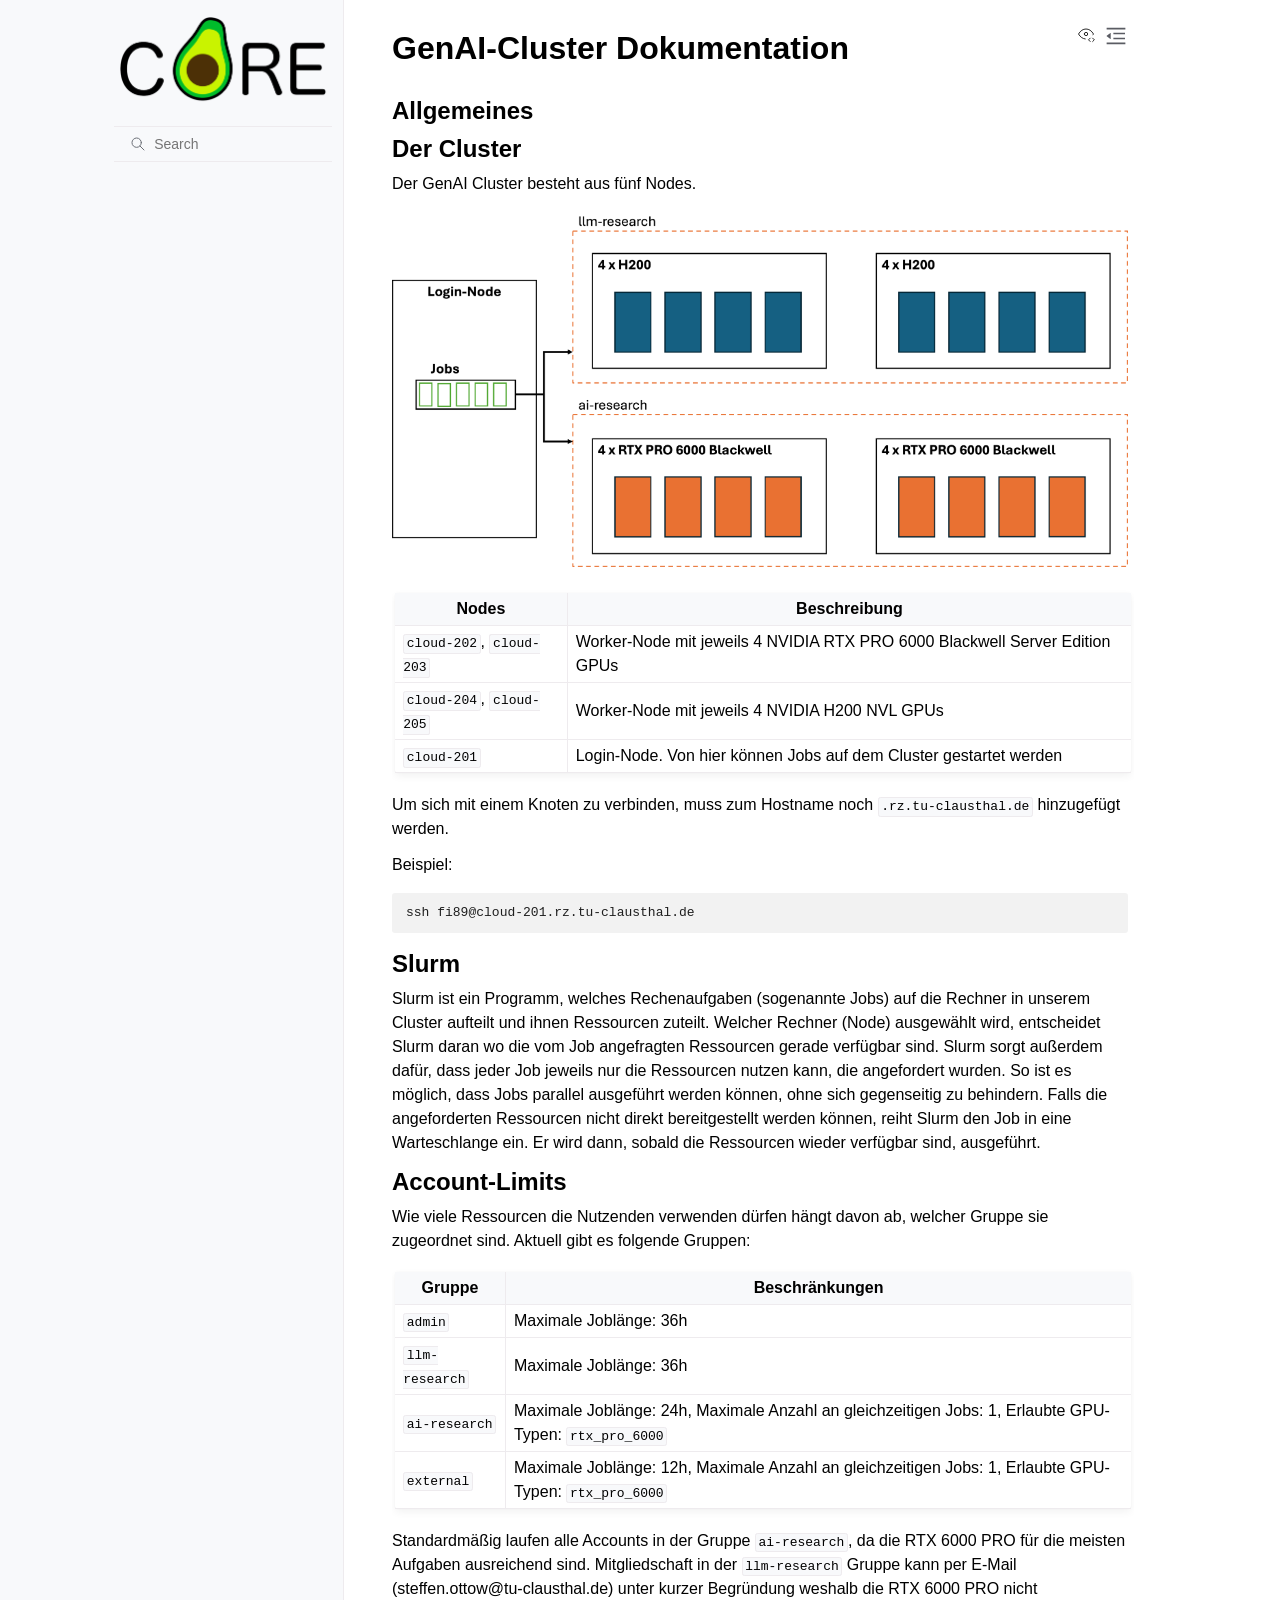
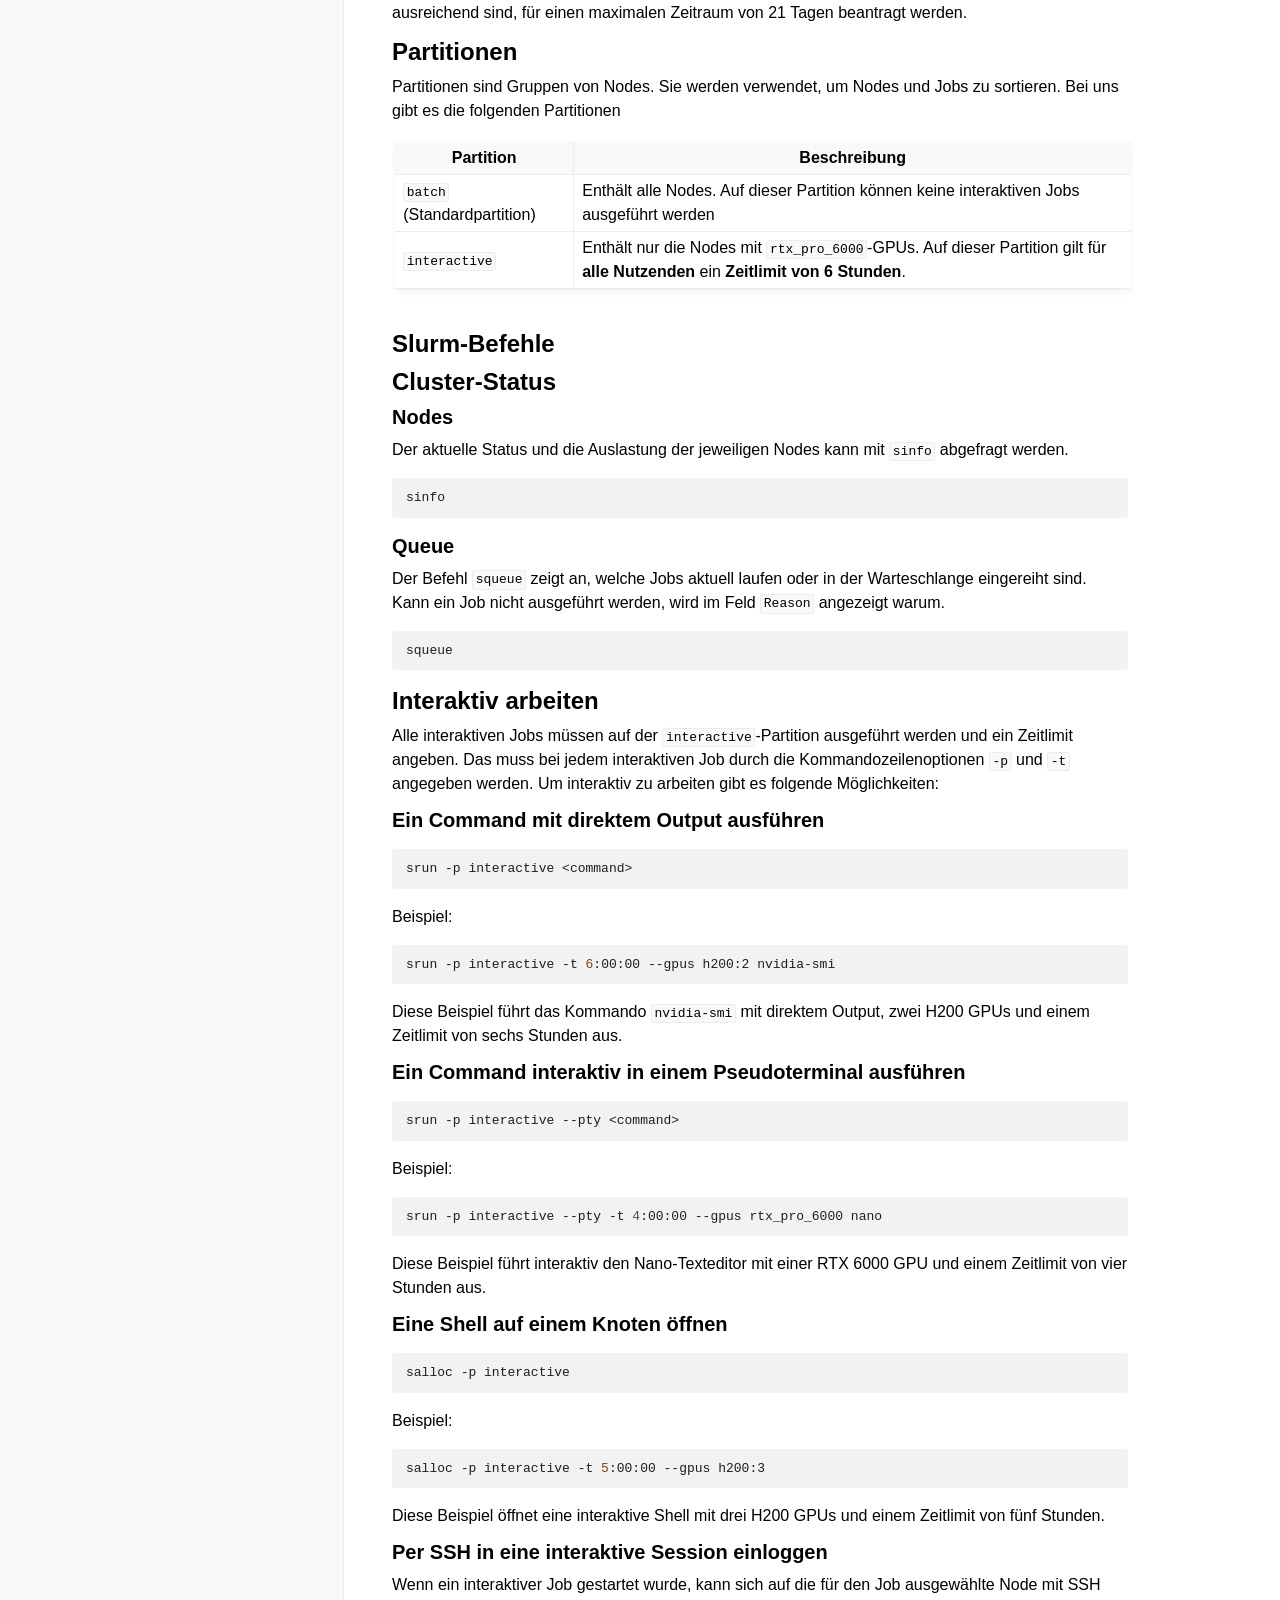
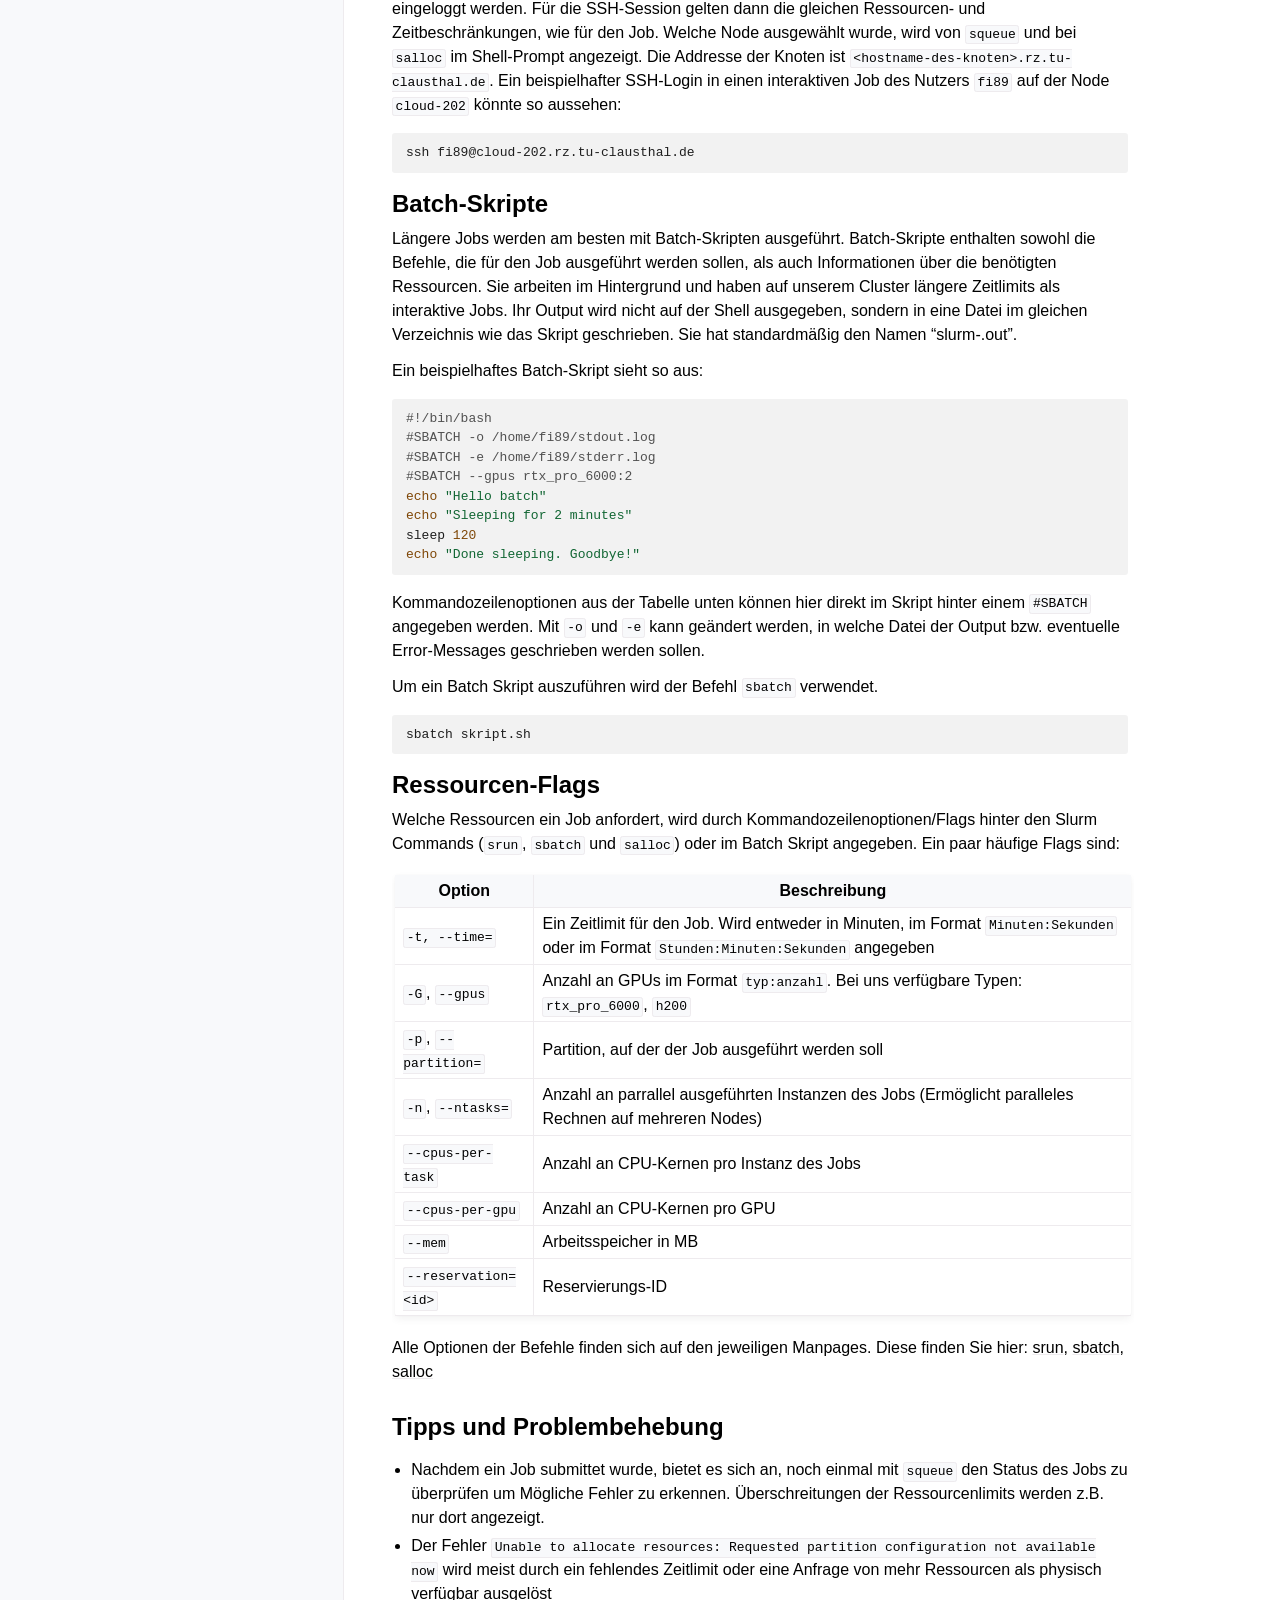
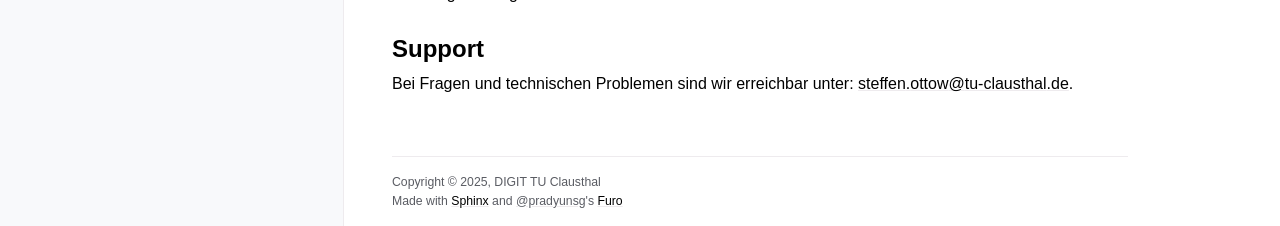
<file: index.html>
<!doctype html>
<html class="no-js" lang="en" data-content_root="./">
  <head><meta charset="utf-8">
    <meta name="viewport" content="width=device-width,initial-scale=1">
    <meta name="color-scheme" content="light dark"><meta name="viewport" content="width=device-width, initial-scale=1" />
<link rel="index" title="Index" href="genindex.html"><link rel="search" title="Search" href="search.html">
        <link rel="prefetch" href="_static/logotransparent.png" as="image">

    <!-- Generated with Sphinx 9.1.0 and Furo 2025.12.19 -->
        <title>CORE GenAI-Cluster Dokumentation documentation</title>
      <link rel="stylesheet" type="text/css" href="_static/pygments.css?v=d111a655" />
    <link rel="stylesheet" type="text/css" href="_static/styles/furo.css?v=7bdb33bb" />
    <link rel="stylesheet" type="text/css" href="_static/copybutton.css?v=76b2166b" />
    <link rel="stylesheet" type="text/css" href="_static/styles/furo-extensions.css?v=8dab3a3b" />
    <link rel="stylesheet" type="text/css" href="_static/custom.css?v=f1796e25" />
    
    


<style>
  body {
    --color-code-background: #f2f2f2;
  --color-code-foreground: #1e1e1e;
  --color-brand-primary: #000000;
  --color-brand-content: #000000;
  
  }
  @media not print {
    body[data-theme="dark"] {
      --color-code-background: #202020;
  --color-code-foreground: #d0d0d0;
  
    }
    @media (prefers-color-scheme: dark) {
      body:not([data-theme="light"]) {
        --color-code-background: #202020;
  --color-code-foreground: #d0d0d0;
  
      }
    }
  }
</style></head>
  <body>
    
    <script>
      document.body.dataset.theme = localStorage.getItem("theme") || "auto";
    </script>
    

<svg xmlns="http://www.w3.org/2000/svg" style="display: none;">
  <symbol id="svg-toc" viewBox="0 0 24 24">
    <title>Contents</title>
    <svg stroke="currentColor" fill="currentColor" stroke-width="0" viewBox="0 0 1024 1024">
      <path d="M408 442h480c4.4 0 8-3.6 8-8v-56c0-4.4-3.6-8-8-8H408c-4.4 0-8 3.6-8 8v56c0 4.4 3.6 8 8 8zm-8 204c0 4.4 3.6 8 8 8h480c4.4 0 8-3.6 8-8v-56c0-4.4-3.6-8-8-8H408c-4.4 0-8 3.6-8 8v56zm504-486H120c-4.4 0-8 3.6-8 8v56c0 4.4 3.6 8 8 8h784c4.4 0 8-3.6 8-8v-56c0-4.4-3.6-8-8-8zm0 632H120c-4.4 0-8 3.6-8 8v56c0 4.4 3.6 8 8 8h784c4.4 0 8-3.6 8-8v-56c0-4.4-3.6-8-8-8zM115.4 518.9L271.7 642c5.8 4.6 14.4.5 14.4-6.9V388.9c0-7.4-8.5-11.5-14.4-6.9L115.4 505.1a8.74 8.74 0 0 0 0 13.8z"/>
    </svg>
  </symbol>
  <symbol id="svg-menu" viewBox="0 0 24 24">
    <title>Menu</title>
    <svg xmlns="http://www.w3.org/2000/svg" viewBox="0 0 24 24" fill="none" stroke="currentColor"
      stroke-width="2" stroke-linecap="round" stroke-linejoin="round" class="feather-menu">
      <line x1="3" y1="12" x2="21" y2="12"></line>
      <line x1="3" y1="6" x2="21" y2="6"></line>
      <line x1="3" y1="18" x2="21" y2="18"></line>
    </svg>
  </symbol>
  <symbol id="svg-arrow-right" viewBox="0 0 24 24">
    <title>Expand</title>
    <svg xmlns="http://www.w3.org/2000/svg" viewBox="0 0 24 24" fill="none" stroke="currentColor"
      stroke-width="2" stroke-linecap="round" stroke-linejoin="round" class="feather-chevron-right">
      <polyline points="9 18 15 12 9 6"></polyline>
    </svg>
  </symbol>
  <symbol id="svg-sun" viewBox="0 0 24 24">
    <title>Light mode</title>
    <svg xmlns="http://www.w3.org/2000/svg" viewBox="0 0 24 24" fill="none" stroke="currentColor"
      stroke-width="1" stroke-linecap="round" stroke-linejoin="round" class="feather-sun">
      <circle cx="12" cy="12" r="5"></circle>
      <line x1="12" y1="1" x2="12" y2="3"></line>
      <line x1="12" y1="21" x2="12" y2="23"></line>
      <line x1="4.22" y1="4.22" x2="5.64" y2="5.64"></line>
      <line x1="18.36" y1="18.36" x2="19.78" y2="19.78"></line>
      <line x1="1" y1="12" x2="3" y2="12"></line>
      <line x1="21" y1="12" x2="23" y2="12"></line>
      <line x1="4.22" y1="19.78" x2="5.64" y2="18.36"></line>
      <line x1="18.36" y1="5.64" x2="19.78" y2="4.22"></line>
    </svg>
  </symbol>
  <symbol id="svg-moon" viewBox="0 0 24 24">
    <title>Dark mode</title>
    <svg xmlns="http://www.w3.org/2000/svg" viewBox="0 0 24 24" fill="none" stroke="currentColor"
      stroke-width="1" stroke-linecap="round" stroke-linejoin="round" class="icon-tabler-moon">
      <path stroke="none" d="M0 0h24v24H0z" fill="none" />
      <path d="M12 3c.132 0 .263 0 .393 0a7.5 7.5 0 0 0 7.92 12.446a9 9 0 1 1 -8.313 -12.454z" />
    </svg>
  </symbol>
  <symbol id="svg-sun-with-moon" viewBox="0 0 24 24">
    <title>Auto light/dark, in light mode</title>
    <svg xmlns="http://www.w3.org/2000/svg" viewBox="0 0 24 24" fill="none" stroke="currentColor"
      stroke-width="1" stroke-linecap="round" stroke-linejoin="round"
      class="icon-custom-derived-from-feather-sun-and-tabler-moon">
      <path style="opacity: 50%" d="M 5.411 14.504 C 5.471 14.504 5.532 14.504 5.591 14.504 C 3.639 16.319 4.383 19.569 6.931 20.352 C 7.693 20.586 8.512 20.551 9.25 20.252 C 8.023 23.207 4.056 23.725 2.11 21.184 C 0.166 18.642 1.702 14.949 4.874 14.536 C 5.051 14.512 5.231 14.5 5.411 14.5 L 5.411 14.504 Z"/>
      <line x1="14.5" y1="3.25" x2="14.5" y2="1.25"/>
      <line x1="14.5" y1="15.85" x2="14.5" y2="17.85"/>
      <line x1="10.044" y1="5.094" x2="8.63" y2="3.68"/>
      <line x1="19" y1="14.05" x2="20.414" y2="15.464"/>
      <line x1="8.2" y1="9.55" x2="6.2" y2="9.55"/>
      <line x1="20.8" y1="9.55" x2="22.8" y2="9.55"/>
      <line x1="10.044" y1="14.006" x2="8.63" y2="15.42"/>
      <line x1="19" y1="5.05" x2="20.414" y2="3.636"/>
      <circle cx="14.5" cy="9.55" r="3.6"/>
    </svg>
  </symbol>
  <symbol id="svg-moon-with-sun" viewBox="0 0 24 24">
    <title>Auto light/dark, in dark mode</title>
    <svg xmlns="http://www.w3.org/2000/svg" viewBox="0 0 24 24" fill="none" stroke="currentColor"
      stroke-width="1" stroke-linecap="round" stroke-linejoin="round"
      class="icon-custom-derived-from-feather-sun-and-tabler-moon">
      <path d="M 8.282 7.007 C 8.385 7.007 8.494 7.007 8.595 7.007 C 5.18 10.184 6.481 15.869 10.942 17.24 C 12.275 17.648 13.706 17.589 15 17.066 C 12.851 22.236 5.91 23.143 2.505 18.696 C -0.897 14.249 1.791 7.786 7.342 7.063 C 7.652 7.021 7.965 7 8.282 7 L 8.282 7.007 Z"/>
      <line style="opacity: 50%" x1="18" y1="3.705" x2="18" y2="2.5"/>
      <line style="opacity: 50%" x1="18" y1="11.295" x2="18" y2="12.5"/>
      <line style="opacity: 50%" x1="15.316" y1="4.816" x2="14.464" y2="3.964"/>
      <line style="opacity: 50%" x1="20.711" y1="10.212" x2="21.563" y2="11.063"/>
      <line style="opacity: 50%" x1="14.205" y1="7.5" x2="13.001" y2="7.5"/>
      <line style="opacity: 50%" x1="21.795" y1="7.5" x2="23" y2="7.5"/>
      <line style="opacity: 50%" x1="15.316" y1="10.184" x2="14.464" y2="11.036"/>
      <line style="opacity: 50%" x1="20.711" y1="4.789" x2="21.563" y2="3.937"/>
      <circle style="opacity: 50%" cx="18" cy="7.5" r="2.169"/>
    </svg>
  </symbol>
  <symbol id="svg-pencil" viewBox="0 0 24 24">
    <svg xmlns="http://www.w3.org/2000/svg" viewBox="0 0 24 24" fill="none" stroke="currentColor"
      stroke-width="1" stroke-linecap="round" stroke-linejoin="round" class="icon-tabler-pencil-code">
      <path d="M4 20h4l10.5 -10.5a2.828 2.828 0 1 0 -4 -4l-10.5 10.5v4" />
      <path d="M13.5 6.5l4 4" />
      <path d="M20 21l2 -2l-2 -2" />
      <path d="M17 17l-2 2l2 2" />
    </svg>
  </symbol>
  <symbol id="svg-eye" viewBox="0 0 24 24">
    <svg xmlns="http://www.w3.org/2000/svg" viewBox="0 0 24 24" fill="none" stroke="currentColor"
      stroke-width="1" stroke-linecap="round" stroke-linejoin="round" class="icon-tabler-eye-code">
      <path stroke="none" d="M0 0h24v24H0z" fill="none" />
      <path d="M10 12a2 2 0 1 0 4 0a2 2 0 0 0 -4 0" />
      <path
        d="M11.11 17.958c-3.209 -.307 -5.91 -2.293 -8.11 -5.958c2.4 -4 5.4 -6 9 -6c3.6 0 6.6 2 9 6c-.21 .352 -.427 .688 -.647 1.008" />
      <path d="M20 21l2 -2l-2 -2" />
      <path d="M17 17l-2 2l2 2" />
    </svg>
  </symbol>
</svg>

<input type="checkbox" class="sidebar-toggle" name="__navigation" id="__navigation" aria-label="Toggle site navigation sidebar">
<input type="checkbox" class="sidebar-toggle" name="__toc" id="__toc" aria-label="Toggle table of contents sidebar">
<label class="overlay sidebar-overlay" for="__navigation"></label>
<label class="overlay toc-overlay" for="__toc"></label>

<a class="skip-to-content muted-link" href="#furo-main-content">Skip to content</a>



<div class="page">
  <header class="mobile-header">
    <div class="header-left">
      <label class="nav-overlay-icon" for="__navigation">
        <span class="icon"><svg><use href="#svg-menu"></use></svg></span>
      </label>
    </div>
    <div class="header-center">
      <a href="#"><div class="brand">CORE GenAI-Cluster Dokumentation  documentation</div></a>
    </div>
    <div class="header-right">
      <div class="theme-toggle-container theme-toggle-header">
        <button class="theme-toggle" aria-label="Toggle Light / Dark / Auto color theme">
          <svg class="theme-icon-when-auto-light"><use href="#svg-sun-with-moon"></use></svg>
          <svg class="theme-icon-when-auto-dark"><use href="#svg-moon-with-sun"></use></svg>
          <svg class="theme-icon-when-dark"><use href="#svg-moon"></use></svg>
          <svg class="theme-icon-when-light"><use href="#svg-sun"></use></svg>
        </button>
      </div>
      <label class="toc-overlay-icon toc-header-icon" for="__toc">
        <span class="icon"><svg><use href="#svg-toc"></use></svg></span>
      </label>
    </div>
  </header>
  <aside class="sidebar-drawer">
    <div class="sidebar-container">
      
      <div class="sidebar-sticky"><a class="sidebar-brand" href="#">
  <div class="sidebar-logo-container">
    <img class="sidebar-logo" src="_static/logotransparent.png" alt="Logo"/>
  </div>
  
  <span class="sidebar-brand-text">CORE GenAI-Cluster Dokumentation  documentation</span>
  
</a><form class="sidebar-search-container" method="get" action="search.html" role="search">
  <input class="sidebar-search" placeholder="Search" name="q" aria-label="Search">
  <input type="hidden" name="check_keywords" value="yes">
  <input type="hidden" name="area" value="default">
</form>
<div id="searchbox"></div><div class="sidebar-scroll"><div class="sidebar-tree">
  
</div>
</div>

      </div>
      
    </div>
  </aside>
  <div class="main">
    <div class="content">
      <div class="article-container">
        <a href="#" class="back-to-top muted-link">
          <svg xmlns="http://www.w3.org/2000/svg" viewBox="0 0 24 24">
            <path d="M13 20h-2V8l-5.5 5.5-1.42-1.42L12 4.16l7.92 7.92-1.42 1.42L13 8v12z"></path>
          </svg>
          <span>Back to top</span>
        </a>
        <div class="content-icon-container">
          <div class="view-this-page">
  <a class="muted-link" href="_sources/index.md.txt" title="View this page">
    <svg><use href="#svg-eye"></use></svg>
    <span class="visually-hidden">View this page</span>
  </a>
</div>
<div class="theme-toggle-container theme-toggle-content">
            <button class="theme-toggle" aria-label="Toggle Light / Dark / Auto color theme">
              <svg class="theme-icon-when-auto-light"><use href="#svg-sun-with-moon"></use></svg>
              <svg class="theme-icon-when-auto-dark"><use href="#svg-moon-with-sun"></use></svg>
              <svg class="theme-icon-when-dark"><use href="#svg-moon"></use></svg>
              <svg class="theme-icon-when-light"><use href="#svg-sun"></use></svg>
            </button>
          </div>
          <label class="toc-overlay-icon toc-content-icon" for="__toc">
            <span class="icon"><svg><use href="#svg-toc"></use></svg></span>
          </label>
        </div>
        <article role="main" id="furo-main-content">
          <section id="genai-cluster-dokumentation">
<h1>GenAI-Cluster Dokumentation<a class="headerlink" href="#genai-cluster-dokumentation" title="Link to this heading">¶</a></h1>
<section id="allgemeines">
<h2>Allgemeines<a class="headerlink" href="#allgemeines" title="Link to this heading">¶</a></h2>
<section id="der-cluster">
<h3>Der Cluster<a class="headerlink" href="#der-cluster" title="Link to this heading">¶</a></h3>
<p>Der GenAI Cluster besteht aus fünf Nodes.</p>
<p><img alt="Cluster Struktur" src="_images/structure.png" /></p>
<div class="table-wrapper colwidths-auto docutils container">
<table class="docutils align-default">
<thead>
<tr class="row-odd"><th class="head"><p>Nodes</p></th>
<th class="head"><p>Beschreibung</p></th>
</tr>
</thead>
<tbody>
<tr class="row-even"><td><p><code class="docutils literal notranslate"><span class="pre">cloud-202</span></code>, <code class="docutils literal notranslate"><span class="pre">cloud-203</span></code></p></td>
<td><p>Worker-Node mit jeweils 4 NVIDIA RTX PRO 6000 Blackwell Server Edition GPUs</p></td>
</tr>
<tr class="row-odd"><td><p><code class="docutils literal notranslate"><span class="pre">cloud-204</span></code>, <code class="docutils literal notranslate"><span class="pre">cloud-205</span></code></p></td>
<td><p>Worker-Node mit jeweils 4 NVIDIA H200 NVL GPUs</p></td>
</tr>
<tr class="row-even"><td><p><code class="docutils literal notranslate"><span class="pre">cloud-201</span></code></p></td>
<td><p>Login-Node. Von hier können Jobs auf dem Cluster gestartet werden</p></td>
</tr>
</tbody>
</table>
</div>
<p>Um sich mit einem Knoten zu verbinden, muss zum Hostname noch <code class="docutils literal notranslate"><span class="pre">.rz.tu-clausthal.de</span></code> hinzugefügt werden.</p>
<p>Beispiel:</p>
<div class="highlight-bash notranslate"><div class="highlight"><pre><span></span>ssh<span class="w"> </span>fi89@cloud-201.rz.tu-clausthal.de
</pre></div>
</div>
</section>
<section id="slurm">
<h3>Slurm<a class="headerlink" href="#slurm" title="Link to this heading">¶</a></h3>
<p>Slurm ist ein Programm, welches Rechenaufgaben (sogenannte Jobs) auf die Rechner in unserem Cluster aufteilt und ihnen Ressourcen zuteilt. Welcher Rechner (Node) ausgewählt wird, entscheidet Slurm daran wo die vom Job angefragten Ressourcen gerade verfügbar sind. Slurm sorgt außerdem dafür, dass jeder Job jeweils nur die Ressourcen nutzen kann, die angefordert wurden. So ist es möglich, dass Jobs parallel ausgeführt werden können, ohne sich gegenseitig zu behindern. Falls die angeforderten Ressourcen nicht direkt bereitgestellt werden können, reiht Slurm den Job in eine Warteschlange ein. Er wird dann, sobald die Ressourcen wieder verfügbar sind, ausgeführt.</p>
</section>
<section id="account-limits">
<h3>Account-Limits<a class="headerlink" href="#account-limits" title="Link to this heading">¶</a></h3>
<p>Wie viele Ressourcen die Nutzenden verwenden dürfen hängt davon ab, welcher Gruppe sie zugeordnet sind. Aktuell gibt es folgende Gruppen:</p>
<div class="table-wrapper colwidths-auto docutils container">
<table class="docutils align-default">
<thead>
<tr class="row-odd"><th class="head"><p>Gruppe</p></th>
<th class="head"><p>Beschränkungen</p></th>
</tr>
</thead>
<tbody>
<tr class="row-even"><td><p><code class="docutils literal notranslate"><span class="pre">admin</span></code></p></td>
<td><p>Maximale Joblänge: 36h</p></td>
</tr>
<tr class="row-odd"><td><p><code class="docutils literal notranslate"><span class="pre">llm-research</span></code></p></td>
<td><p>Maximale Joblänge: 36h</p></td>
</tr>
<tr class="row-even"><td><p><code class="docutils literal notranslate"><span class="pre">ai-research</span></code></p></td>
<td><p>Maximale Joblänge: 24h, Maximale Anzahl an gleichzeitigen Jobs: 1, Erlaubte GPU-Typen: <code class="docutils literal notranslate"><span class="pre">rtx_pro_6000</span></code></p></td>
</tr>
<tr class="row-odd"><td><p><code class="docutils literal notranslate"><span class="pre">external</span></code></p></td>
<td><p>Maximale Joblänge: 12h, Maximale Anzahl an gleichzeitigen Jobs: 1, Erlaubte GPU-Typen: <code class="docutils literal notranslate"><span class="pre">rtx_pro_6000</span></code></p></td>
</tr>
</tbody>
</table>
</div>
<p>Standardmäßig laufen alle Accounts in der Gruppe <code class="docutils literal notranslate"><span class="pre">ai-research</span></code>, da die RTX 6000 PRO für die meisten Aufgaben ausreichend sind. Mitgliedschaft in der <code class="docutils literal notranslate"><span class="pre">llm-research</span></code> Gruppe kann per E-Mail (steffen.ottow&#64;tu-clausthal.de) unter kurzer Begründung weshalb die RTX 6000 PRO nicht ausreichend sind, für einen maximalen Zeitraum von 21 Tagen beantragt werden.</p>
</section>
<section id="partitionen">
<h3>Partitionen<a class="headerlink" href="#partitionen" title="Link to this heading">¶</a></h3>
<p>Partitionen sind Gruppen von Nodes. Sie werden verwendet, um Nodes und Jobs zu sortieren. Bei uns gibt es die folgenden Partitionen</p>
<div class="table-wrapper colwidths-auto docutils container">
<table class="docutils align-default">
<thead>
<tr class="row-odd"><th class="head"><p>Partition</p></th>
<th class="head"><p>Beschreibung</p></th>
</tr>
</thead>
<tbody>
<tr class="row-even"><td><p><code class="docutils literal notranslate"><span class="pre">batch</span></code> (Standardpartition)</p></td>
<td><p>Enthält alle Nodes. Auf dieser Partition können keine interaktiven Jobs ausgeführt werden</p></td>
</tr>
<tr class="row-odd"><td><p><code class="docutils literal notranslate"><span class="pre">interactive</span></code></p></td>
<td><p>Enthält nur die Nodes mit <code class="docutils literal notranslate"><span class="pre">rtx_pro_6000</span></code>-GPUs. Auf dieser Partition gilt für <strong>alle Nutzenden</strong> ein <strong>Zeitlimit von 6 Stunden</strong>.</p></td>
</tr>
</tbody>
</table>
</div>
</section>
</section>
<section id="slurm-befehle">
<h2>Slurm-Befehle<a class="headerlink" href="#slurm-befehle" title="Link to this heading">¶</a></h2>
<section id="cluster-status">
<h3>Cluster-Status<a class="headerlink" href="#cluster-status" title="Link to this heading">¶</a></h3>
<section id="nodes">
<h4>Nodes<a class="headerlink" href="#nodes" title="Link to this heading">¶</a></h4>
<p>Der aktuelle Status und die Auslastung der jeweiligen Nodes kann mit <code class="docutils literal notranslate"><span class="pre">sinfo</span></code> abgefragt werden.</p>
<div class="highlight-bash notranslate"><div class="highlight"><pre><span></span>sinfo
</pre></div>
</div>
</section>
<section id="queue">
<h4>Queue<a class="headerlink" href="#queue" title="Link to this heading">¶</a></h4>
<p>Der Befehl <code class="docutils literal notranslate"><span class="pre">squeue</span></code> zeigt an, welche Jobs aktuell laufen oder in der Warteschlange eingereiht sind. Kann ein Job nicht ausgeführt werden, wird im Feld <code class="docutils literal notranslate"><span class="pre">Reason</span></code> angezeigt warum.</p>
<div class="highlight-bash notranslate"><div class="highlight"><pre><span></span>squeue
</pre></div>
</div>
</section>
</section>
<section id="interaktiv-arbeiten">
<h3>Interaktiv arbeiten<a class="headerlink" href="#interaktiv-arbeiten" title="Link to this heading">¶</a></h3>
<p>Alle interaktiven Jobs müssen auf der <code class="docutils literal notranslate"><span class="pre">interactive</span></code>-Partition ausgeführt werden und ein Zeitlimit angeben. Das muss bei jedem interaktiven Job durch die Kommandozeilenoptionen <code class="docutils literal notranslate"><span class="pre">-p</span></code> und <code class="docutils literal notranslate"><span class="pre">-t</span></code> angegeben werden. Um interaktiv zu arbeiten gibt es folgende Möglichkeiten:</p>
<section id="ein-command-mit-direktem-output-ausfuhren">
<h4>Ein Command mit direktem Output ausführen<a class="headerlink" href="#ein-command-mit-direktem-output-ausfuhren" title="Link to this heading">¶</a></h4>
<div class="highlight-bash notranslate"><div class="highlight"><pre><span></span>srun<span class="w"> </span>-p<span class="w"> </span>interactive<span class="w"> </span>&lt;command&gt;
</pre></div>
</div>
<p>Beispiel:</p>
<div class="highlight-bash notranslate"><div class="highlight"><pre><span></span>srun<span class="w"> </span>-p<span class="w"> </span>interactive<span class="w"> </span>-t<span class="w"> </span><span class="m">6</span>:00:00<span class="w"> </span>--gpus<span class="w"> </span>h200:2<span class="w"> </span>nvidia-smi
</pre></div>
</div>
<p>Diese Beispiel führt das Kommando <code class="docutils literal notranslate"><span class="pre">nvidia-smi</span></code> mit direktem Output, zwei H200 GPUs und einem Zeitlimit von sechs Stunden aus.</p>
</section>
<section id="ein-command-interaktiv-in-einem-pseudoterminal-ausfuhren">
<h4>Ein Command interaktiv in einem Pseudoterminal ausführen<a class="headerlink" href="#ein-command-interaktiv-in-einem-pseudoterminal-ausfuhren" title="Link to this heading">¶</a></h4>
<div class="highlight-bash notranslate"><div class="highlight"><pre><span></span>srun<span class="w"> </span>-p<span class="w"> </span>interactive<span class="w"> </span>--pty<span class="w"> </span>&lt;command&gt;
</pre></div>
</div>
<p>Beispiel:</p>
<div class="highlight-bash notranslate"><div class="highlight"><pre><span></span>srun<span class="w"> </span>-p<span class="w"> </span>interactive<span class="w"> </span>--pty<span class="w"> </span>-t<span class="w"> </span><span class="m">4</span>:00:00<span class="w"> </span>--gpus<span class="w"> </span>rtx_pro_6000<span class="w"> </span>nano
</pre></div>
</div>
<p>Diese Beispiel führt interaktiv den Nano-Texteditor mit einer RTX 6000 GPU und einem Zeitlimit von vier Stunden aus.</p>
</section>
<section id="eine-shell-auf-einem-knoten-offnen">
<h4>Eine Shell auf einem Knoten öffnen<a class="headerlink" href="#eine-shell-auf-einem-knoten-offnen" title="Link to this heading">¶</a></h4>
<div class="highlight-bash notranslate"><div class="highlight"><pre><span></span>salloc<span class="w"> </span>-p<span class="w"> </span>interactive
</pre></div>
</div>
<p>Beispiel:</p>
<div class="highlight-bash notranslate"><div class="highlight"><pre><span></span>salloc<span class="w"> </span>-p<span class="w"> </span>interactive<span class="w"> </span>-t<span class="w"> </span><span class="m">5</span>:00:00<span class="w"> </span>--gpus<span class="w"> </span>h200:3
</pre></div>
</div>
<p>Diese Beispiel öffnet eine interaktive Shell mit drei H200 GPUs und einem Zeitlimit von fünf Stunden.</p>
</section>
<section id="per-ssh-in-eine-interaktive-session-einloggen">
<h4>Per SSH in eine interaktive Session einloggen<a class="headerlink" href="#per-ssh-in-eine-interaktive-session-einloggen" title="Link to this heading">¶</a></h4>
<p>Wenn ein interaktiver Job gestartet wurde, kann sich auf die für den Job ausgewählte Node mit SSH eingeloggt werden. Für die SSH-Session gelten dann die gleichen Ressourcen- und Zeitbeschränkungen, wie für den Job. Welche Node ausgewählt wurde, wird von <code class="docutils literal notranslate"><span class="pre">squeue</span></code> und bei <code class="docutils literal notranslate"><span class="pre">salloc</span></code> im Shell-Prompt angezeigt. Die Addresse der Knoten ist <code class="docutils literal notranslate"><span class="pre">&lt;hostname-des-knoten&gt;.rz.tu-clausthal.de</span></code>. Ein beispielhafter SSH-Login in einen interaktiven Job des Nutzers <code class="docutils literal notranslate"><span class="pre">fi89</span></code> auf der Node <code class="docutils literal notranslate"><span class="pre">cloud-202</span></code> könnte so aussehen:</p>
<div class="highlight-bash notranslate"><div class="highlight"><pre><span></span>ssh<span class="w"> </span>fi89@cloud-202.rz.tu-clausthal.de
</pre></div>
</div>
</section>
</section>
<section id="batch-skripte">
<h3>Batch-Skripte<a class="headerlink" href="#batch-skripte" title="Link to this heading">¶</a></h3>
<p>Längere Jobs werden am besten mit Batch-Skripten ausgeführt. Batch-Skripte enthalten sowohl die Befehle, die für den Job ausgeführt werden sollen, als auch Informationen über die benötigten Ressourcen. Sie arbeiten im Hintergrund und haben auf unserem Cluster längere Zeitlimits als interaktive Jobs. Ihr Output wird nicht auf der Shell ausgegeben, sondern in eine Datei im gleichen Verzeichnis wie das Skript geschrieben. Sie hat standardmäßig den Namen “slurm-<jobid>.out”.</p>
<p>Ein beispielhaftes Batch-Skript sieht so aus:</p>
<div class="highlight-bash notranslate"><div class="highlight"><pre><span></span><span class="ch">#!/bin/bash</span>
<span class="c1">#SBATCH -o /home/fi89/stdout.log</span>
<span class="c1">#SBATCH -e /home/fi89/stderr.log</span>
<span class="c1">#SBATCH --gpus rtx_pro_6000:2</span>
<span class="nb">echo</span><span class="w"> </span><span class="s2">&quot;Hello batch&quot;</span>
<span class="nb">echo</span><span class="w"> </span><span class="s2">&quot;Sleeping for 2 minutes&quot;</span>
sleep<span class="w"> </span><span class="m">120</span>
<span class="nb">echo</span><span class="w"> </span><span class="s2">&quot;Done sleeping. Goodbye!&quot;</span>
</pre></div>
</div>
<p>Kommandozeilenoptionen aus der Tabelle unten können hier direkt im Skript hinter einem <code class="docutils literal notranslate"><span class="pre">#SBATCH</span></code> angegeben werden. Mit <code class="docutils literal notranslate"><span class="pre">-o</span></code> und <code class="docutils literal notranslate"><span class="pre">-e</span></code> kann geändert werden, in welche Datei der Output bzw. eventuelle Error-Messages geschrieben werden sollen.</p>
<p>Um ein Batch Skript auszuführen wird der Befehl <code class="docutils literal notranslate"><span class="pre">sbatch</span></code> verwendet.</p>
<div class="highlight-bash notranslate"><div class="highlight"><pre><span></span>sbatch<span class="w"> </span>skript.sh
</pre></div>
</div>
</section>
<section id="ressourcen-flags">
<h3>Ressourcen-Flags<a class="headerlink" href="#ressourcen-flags" title="Link to this heading">¶</a></h3>
<p>Welche Ressourcen ein Job anfordert, wird durch Kommandozeilenoptionen/Flags hinter den Slurm Commands (<code class="docutils literal notranslate"><span class="pre">srun</span></code>, <code class="docutils literal notranslate"><span class="pre">sbatch</span></code> und <code class="docutils literal notranslate"><span class="pre">salloc</span></code>) oder im Batch Skript angegeben. Ein paar häufige Flags sind:</p>
<div class="table-wrapper colwidths-auto docutils container">
<table class="docutils align-default">
<thead>
<tr class="row-odd"><th class="head"><p>Option</p></th>
<th class="head"><p>Beschreibung</p></th>
</tr>
</thead>
<tbody>
<tr class="row-even"><td><p><code class="docutils literal notranslate"><span class="pre">-t,</span> <span class="pre">--time=</span></code></p></td>
<td><p>Ein Zeitlimit für den Job. Wird entweder in Minuten, im Format <code class="docutils literal notranslate"><span class="pre">Minuten:Sekunden</span></code> oder im Format <code class="docutils literal notranslate"><span class="pre">Stunden:Minuten:Sekunden</span></code> angegeben</p></td>
</tr>
<tr class="row-odd"><td><p><code class="docutils literal notranslate"><span class="pre">-G</span></code>, <code class="docutils literal notranslate"><span class="pre">--gpus</span></code></p></td>
<td><p>Anzahl an GPUs im Format <code class="docutils literal notranslate"><span class="pre">typ:anzahl</span></code>. Bei uns verfügbare Typen: <code class="docutils literal notranslate"><span class="pre">rtx_pro_6000</span></code>, <code class="docutils literal notranslate"><span class="pre">h200</span></code></p></td>
</tr>
<tr class="row-even"><td><p><code class="docutils literal notranslate"><span class="pre">-p</span></code>, <code class="docutils literal notranslate"><span class="pre">--partition=</span></code></p></td>
<td><p>Partition, auf der der Job ausgeführt werden soll</p></td>
</tr>
<tr class="row-odd"><td><p><code class="docutils literal notranslate"><span class="pre">-n</span></code>, <code class="docutils literal notranslate"><span class="pre">--ntasks=</span></code></p></td>
<td><p>Anzahl an parrallel ausgeführten Instanzen des Jobs (Ermöglicht paralleles Rechnen auf mehreren Nodes)</p></td>
</tr>
<tr class="row-even"><td><p><code class="docutils literal notranslate"><span class="pre">--cpus-per-task</span></code></p></td>
<td><p>Anzahl an CPU-Kernen pro Instanz des Jobs</p></td>
</tr>
<tr class="row-odd"><td><p><code class="docutils literal notranslate"><span class="pre">--cpus-per-gpu</span></code></p></td>
<td><p>Anzahl an CPU-Kernen pro GPU</p></td>
</tr>
<tr class="row-even"><td><p><code class="docutils literal notranslate"><span class="pre">--mem</span></code></p></td>
<td><p>Arbeitsspeicher in MB</p></td>
</tr>
<tr class="row-odd"><td><p><code class="docutils literal notranslate"><span class="pre">--reservation=&lt;id&gt;</span></code></p></td>
<td><p>Reservierungs-ID</p></td>
</tr>
</tbody>
</table>
</div>
<p>Alle Optionen der Befehle finden sich auf den jeweiligen Manpages. Diese finden Sie hier: <a class="reference external" href="https://slurm.schedmd.com/srun.html">srun</a>, <a class="reference external" href="https://slurm.schedmd.com/sbatch.html">sbatch</a>, <a class="reference external" href="https://slurm.schedmd.com/salloc.html">salloc</a></p>
</section>
</section>
<section id="tipps-und-problembehebung">
<h2>Tipps und Problembehebung<a class="headerlink" href="#tipps-und-problembehebung" title="Link to this heading">¶</a></h2>
<ul class="simple">
<li><p>Nachdem ein Job submittet wurde, bietet es sich an, noch einmal mit <code class="docutils literal notranslate"><span class="pre">squeue</span></code> den Status des Jobs zu überprüfen um Mögliche Fehler zu erkennen. Überschreitungen der Ressourcenlimits werden z.B. nur dort angezeigt.</p></li>
<li><p>Der Fehler <code class="docutils literal notranslate"><span class="pre">Unable</span> <span class="pre">to</span> <span class="pre">allocate</span> <span class="pre">resources:</span> <span class="pre">Requested</span> <span class="pre">partition</span> <span class="pre">configuration</span> <span class="pre">not</span> <span class="pre">available</span> <span class="pre">now</span></code> wird meist durch ein fehlendes Zeitlimit oder eine Anfrage von mehr Ressourcen als physisch verfügbar ausgelöst</p></li>
</ul>
</section>
<section id="support">
<h2>Support<a class="headerlink" href="#support" title="Link to this heading">¶</a></h2>
<p>Bei Fragen und technischen Problemen sind wir erreichbar unter: <a class="reference external" href="mailto:steffen&#46;ottow&#37;&#52;&#48;tu-clausthal&#46;de">steffen<span>&#46;</span>ottow<span>&#64;</span>tu-clausthal<span>&#46;</span>de</a>.</p>
</section>
</section>

        </article>
      </div>
      <footer>
        
        <div class="related-pages">
          
          
        </div>
        <div class="bottom-of-page">
          <div class="left-details">
            <div class="copyright">
                Copyright &#169; 2025, DIGIT TU Clausthal
            </div>
            Made with <a href="https://www.sphinx-doc.org/">Sphinx</a> and <a class="muted-link" href="https://pradyunsg.me">@pradyunsg</a>'s
            
            <a href="https://github.com/pradyunsg/furo">Furo</a>
            
          </div>
          <div class="right-details">
            
          </div>
        </div>
        
      </footer>
    </div>
    <aside class="toc-drawer">
      
      
      <div class="toc-sticky toc-scroll">
        <div class="toc-title-container">
          <span class="toc-title">
            On this page
          </span>
        </div>
        <div class="toc-tree-container">
          <div class="toc-tree">
            <ul>
<li><a class="reference internal" href="#">GenAI-Cluster Dokumentation</a><ul>
<li><a class="reference internal" href="#allgemeines">Allgemeines</a><ul>
<li><a class="reference internal" href="#der-cluster">Der Cluster</a></li>
<li><a class="reference internal" href="#slurm">Slurm</a></li>
<li><a class="reference internal" href="#account-limits">Account-Limits</a></li>
<li><a class="reference internal" href="#partitionen">Partitionen</a></li>
</ul>
</li>
<li><a class="reference internal" href="#slurm-befehle">Slurm-Befehle</a><ul>
<li><a class="reference internal" href="#cluster-status">Cluster-Status</a><ul>
<li><a class="reference internal" href="#nodes">Nodes</a></li>
<li><a class="reference internal" href="#queue">Queue</a></li>
</ul>
</li>
<li><a class="reference internal" href="#interaktiv-arbeiten">Interaktiv arbeiten</a><ul>
<li><a class="reference internal" href="#ein-command-mit-direktem-output-ausfuhren">Ein Command mit direktem Output ausführen</a></li>
<li><a class="reference internal" href="#ein-command-interaktiv-in-einem-pseudoterminal-ausfuhren">Ein Command interaktiv in einem Pseudoterminal ausführen</a></li>
<li><a class="reference internal" href="#eine-shell-auf-einem-knoten-offnen">Eine Shell auf einem Knoten öffnen</a></li>
<li><a class="reference internal" href="#per-ssh-in-eine-interaktive-session-einloggen">Per SSH in eine interaktive Session einloggen</a></li>
</ul>
</li>
<li><a class="reference internal" href="#batch-skripte">Batch-Skripte</a></li>
<li><a class="reference internal" href="#ressourcen-flags">Ressourcen-Flags</a></li>
</ul>
</li>
<li><a class="reference internal" href="#tipps-und-problembehebung">Tipps und Problembehebung</a></li>
<li><a class="reference internal" href="#support">Support</a></li>
</ul>
</li>
</ul>

          </div>
        </div>
      </div>
      
      
    </aside>
  </div>
</div><script src="_static/documentation_options.js?v=5929fcd5"></script>
    <script src="_static/doctools.js?v=fd6eb6e6"></script>
    <script src="_static/sphinx_highlight.js?v=6ffebe34"></script>
    <script src="_static/scripts/furo.js?v=46bd48cc"></script>
    <script src="_static/clipboard.min.js?v=a7894cd8"></script>
    <script src="_static/copybutton.js?v=f281be69"></script>
    <script src="_static/disable-dark-mode.js?v=ffce8c6f"></script>
    </body>
</html>
</file>
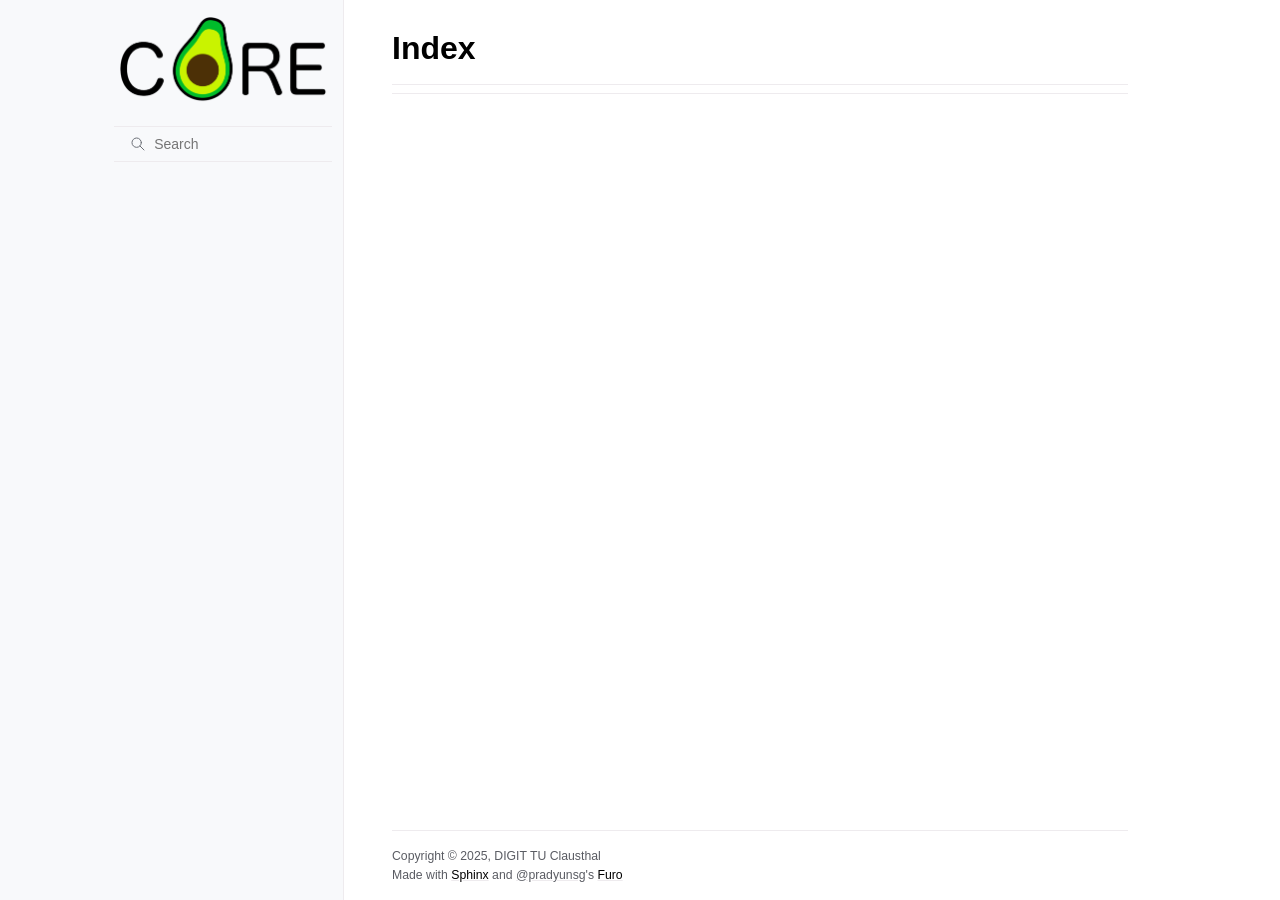
<file: genindex.html>
<!doctype html>
<html class="no-js" lang="en" data-content_root="./">
  <head><meta charset="utf-8">
    <meta name="viewport" content="width=device-width,initial-scale=1">
    <meta name="color-scheme" content="light dark"><link rel="index" title="Index" href="#"><link rel="search" title="Search" href="search.html">
        <link rel="prefetch" href="_static/logotransparent.png" as="image">

    <!-- Generated with Sphinx 9.1.0 and Furo 2025.12.19 --><title>Index - CORE GenAI-Cluster Dokumentation documentation</title>
<link rel="stylesheet" type="text/css" href="_static/pygments.css?v=d111a655" />
    <link rel="stylesheet" type="text/css" href="_static/styles/furo.css?v=7bdb33bb" />
    <link rel="stylesheet" type="text/css" href="_static/copybutton.css?v=76b2166b" />
    <link rel="stylesheet" type="text/css" href="_static/styles/furo-extensions.css?v=8dab3a3b" />
    <link rel="stylesheet" type="text/css" href="_static/custom.css?v=f1796e25" />
    
    


<style>
  body {
    --color-code-background: #f2f2f2;
  --color-code-foreground: #1e1e1e;
  --color-brand-primary: #000000;
  --color-brand-content: #000000;
  
  }
  @media not print {
    body[data-theme="dark"] {
      --color-code-background: #202020;
  --color-code-foreground: #d0d0d0;
  
    }
    @media (prefers-color-scheme: dark) {
      body:not([data-theme="light"]) {
        --color-code-background: #202020;
  --color-code-foreground: #d0d0d0;
  
      }
    }
  }
</style></head>
  <body>
    
    <script>
      document.body.dataset.theme = localStorage.getItem("theme") || "auto";
    </script>
    

<svg xmlns="http://www.w3.org/2000/svg" style="display: none;">
  <symbol id="svg-toc" viewBox="0 0 24 24">
    <title>Contents</title>
    <svg stroke="currentColor" fill="currentColor" stroke-width="0" viewBox="0 0 1024 1024">
      <path d="M408 442h480c4.4 0 8-3.6 8-8v-56c0-4.4-3.6-8-8-8H408c-4.4 0-8 3.6-8 8v56c0 4.4 3.6 8 8 8zm-8 204c0 4.4 3.6 8 8 8h480c4.4 0 8-3.6 8-8v-56c0-4.4-3.6-8-8-8H408c-4.4 0-8 3.6-8 8v56zm504-486H120c-4.4 0-8 3.6-8 8v56c0 4.4 3.6 8 8 8h784c4.4 0 8-3.6 8-8v-56c0-4.4-3.6-8-8-8zm0 632H120c-4.4 0-8 3.6-8 8v56c0 4.4 3.6 8 8 8h784c4.4 0 8-3.6 8-8v-56c0-4.4-3.6-8-8-8zM115.4 518.9L271.7 642c5.8 4.6 14.4.5 14.4-6.9V388.9c0-7.4-8.5-11.5-14.4-6.9L115.4 505.1a8.74 8.74 0 0 0 0 13.8z"/>
    </svg>
  </symbol>
  <symbol id="svg-menu" viewBox="0 0 24 24">
    <title>Menu</title>
    <svg xmlns="http://www.w3.org/2000/svg" viewBox="0 0 24 24" fill="none" stroke="currentColor"
      stroke-width="2" stroke-linecap="round" stroke-linejoin="round" class="feather-menu">
      <line x1="3" y1="12" x2="21" y2="12"></line>
      <line x1="3" y1="6" x2="21" y2="6"></line>
      <line x1="3" y1="18" x2="21" y2="18"></line>
    </svg>
  </symbol>
  <symbol id="svg-arrow-right" viewBox="0 0 24 24">
    <title>Expand</title>
    <svg xmlns="http://www.w3.org/2000/svg" viewBox="0 0 24 24" fill="none" stroke="currentColor"
      stroke-width="2" stroke-linecap="round" stroke-linejoin="round" class="feather-chevron-right">
      <polyline points="9 18 15 12 9 6"></polyline>
    </svg>
  </symbol>
  <symbol id="svg-sun" viewBox="0 0 24 24">
    <title>Light mode</title>
    <svg xmlns="http://www.w3.org/2000/svg" viewBox="0 0 24 24" fill="none" stroke="currentColor"
      stroke-width="1" stroke-linecap="round" stroke-linejoin="round" class="feather-sun">
      <circle cx="12" cy="12" r="5"></circle>
      <line x1="12" y1="1" x2="12" y2="3"></line>
      <line x1="12" y1="21" x2="12" y2="23"></line>
      <line x1="4.22" y1="4.22" x2="5.64" y2="5.64"></line>
      <line x1="18.36" y1="18.36" x2="19.78" y2="19.78"></line>
      <line x1="1" y1="12" x2="3" y2="12"></line>
      <line x1="21" y1="12" x2="23" y2="12"></line>
      <line x1="4.22" y1="19.78" x2="5.64" y2="18.36"></line>
      <line x1="18.36" y1="5.64" x2="19.78" y2="4.22"></line>
    </svg>
  </symbol>
  <symbol id="svg-moon" viewBox="0 0 24 24">
    <title>Dark mode</title>
    <svg xmlns="http://www.w3.org/2000/svg" viewBox="0 0 24 24" fill="none" stroke="currentColor"
      stroke-width="1" stroke-linecap="round" stroke-linejoin="round" class="icon-tabler-moon">
      <path stroke="none" d="M0 0h24v24H0z" fill="none" />
      <path d="M12 3c.132 0 .263 0 .393 0a7.5 7.5 0 0 0 7.92 12.446a9 9 0 1 1 -8.313 -12.454z" />
    </svg>
  </symbol>
  <symbol id="svg-sun-with-moon" viewBox="0 0 24 24">
    <title>Auto light/dark, in light mode</title>
    <svg xmlns="http://www.w3.org/2000/svg" viewBox="0 0 24 24" fill="none" stroke="currentColor"
      stroke-width="1" stroke-linecap="round" stroke-linejoin="round"
      class="icon-custom-derived-from-feather-sun-and-tabler-moon">
      <path style="opacity: 50%" d="M 5.411 14.504 C 5.471 14.504 5.532 14.504 5.591 14.504 C 3.639 16.319 4.383 19.569 6.931 20.352 C 7.693 20.586 8.512 20.551 9.25 20.252 C 8.023 23.207 4.056 23.725 2.11 21.184 C 0.166 18.642 1.702 14.949 4.874 14.536 C 5.051 14.512 5.231 14.5 5.411 14.5 L 5.411 14.504 Z"/>
      <line x1="14.5" y1="3.25" x2="14.5" y2="1.25"/>
      <line x1="14.5" y1="15.85" x2="14.5" y2="17.85"/>
      <line x1="10.044" y1="5.094" x2="8.63" y2="3.68"/>
      <line x1="19" y1="14.05" x2="20.414" y2="15.464"/>
      <line x1="8.2" y1="9.55" x2="6.2" y2="9.55"/>
      <line x1="20.8" y1="9.55" x2="22.8" y2="9.55"/>
      <line x1="10.044" y1="14.006" x2="8.63" y2="15.42"/>
      <line x1="19" y1="5.05" x2="20.414" y2="3.636"/>
      <circle cx="14.5" cy="9.55" r="3.6"/>
    </svg>
  </symbol>
  <symbol id="svg-moon-with-sun" viewBox="0 0 24 24">
    <title>Auto light/dark, in dark mode</title>
    <svg xmlns="http://www.w3.org/2000/svg" viewBox="0 0 24 24" fill="none" stroke="currentColor"
      stroke-width="1" stroke-linecap="round" stroke-linejoin="round"
      class="icon-custom-derived-from-feather-sun-and-tabler-moon">
      <path d="M 8.282 7.007 C 8.385 7.007 8.494 7.007 8.595 7.007 C 5.18 10.184 6.481 15.869 10.942 17.24 C 12.275 17.648 13.706 17.589 15 17.066 C 12.851 22.236 5.91 23.143 2.505 18.696 C -0.897 14.249 1.791 7.786 7.342 7.063 C 7.652 7.021 7.965 7 8.282 7 L 8.282 7.007 Z"/>
      <line style="opacity: 50%" x1="18" y1="3.705" x2="18" y2="2.5"/>
      <line style="opacity: 50%" x1="18" y1="11.295" x2="18" y2="12.5"/>
      <line style="opacity: 50%" x1="15.316" y1="4.816" x2="14.464" y2="3.964"/>
      <line style="opacity: 50%" x1="20.711" y1="10.212" x2="21.563" y2="11.063"/>
      <line style="opacity: 50%" x1="14.205" y1="7.5" x2="13.001" y2="7.5"/>
      <line style="opacity: 50%" x1="21.795" y1="7.5" x2="23" y2="7.5"/>
      <line style="opacity: 50%" x1="15.316" y1="10.184" x2="14.464" y2="11.036"/>
      <line style="opacity: 50%" x1="20.711" y1="4.789" x2="21.563" y2="3.937"/>
      <circle style="opacity: 50%" cx="18" cy="7.5" r="2.169"/>
    </svg>
  </symbol>
  <symbol id="svg-pencil" viewBox="0 0 24 24">
    <svg xmlns="http://www.w3.org/2000/svg" viewBox="0 0 24 24" fill="none" stroke="currentColor"
      stroke-width="1" stroke-linecap="round" stroke-linejoin="round" class="icon-tabler-pencil-code">
      <path d="M4 20h4l10.5 -10.5a2.828 2.828 0 1 0 -4 -4l-10.5 10.5v4" />
      <path d="M13.5 6.5l4 4" />
      <path d="M20 21l2 -2l-2 -2" />
      <path d="M17 17l-2 2l2 2" />
    </svg>
  </symbol>
  <symbol id="svg-eye" viewBox="0 0 24 24">
    <svg xmlns="http://www.w3.org/2000/svg" viewBox="0 0 24 24" fill="none" stroke="currentColor"
      stroke-width="1" stroke-linecap="round" stroke-linejoin="round" class="icon-tabler-eye-code">
      <path stroke="none" d="M0 0h24v24H0z" fill="none" />
      <path d="M10 12a2 2 0 1 0 4 0a2 2 0 0 0 -4 0" />
      <path
        d="M11.11 17.958c-3.209 -.307 -5.91 -2.293 -8.11 -5.958c2.4 -4 5.4 -6 9 -6c3.6 0 6.6 2 9 6c-.21 .352 -.427 .688 -.647 1.008" />
      <path d="M20 21l2 -2l-2 -2" />
      <path d="M17 17l-2 2l2 2" />
    </svg>
  </symbol>
</svg>

<input type="checkbox" class="sidebar-toggle" name="__navigation" id="__navigation" aria-label="Toggle site navigation sidebar">
<input type="checkbox" class="sidebar-toggle" name="__toc" id="__toc" aria-label="Toggle table of contents sidebar">
<label class="overlay sidebar-overlay" for="__navigation"></label>
<label class="overlay toc-overlay" for="__toc"></label>

<a class="skip-to-content muted-link" href="#furo-main-content">Skip to content</a>



<div class="page">
  <header class="mobile-header">
    <div class="header-left">
      <label class="nav-overlay-icon" for="__navigation">
        <span class="icon"><svg><use href="#svg-menu"></use></svg></span>
      </label>
    </div>
    <div class="header-center">
      <a href="index.html"><div class="brand">CORE GenAI-Cluster Dokumentation  documentation</div></a>
    </div>
    <div class="header-right">
      <div class="theme-toggle-container theme-toggle-header">
        <button class="theme-toggle" aria-label="Toggle Light / Dark / Auto color theme">
          <svg class="theme-icon-when-auto-light"><use href="#svg-sun-with-moon"></use></svg>
          <svg class="theme-icon-when-auto-dark"><use href="#svg-moon-with-sun"></use></svg>
          <svg class="theme-icon-when-dark"><use href="#svg-moon"></use></svg>
          <svg class="theme-icon-when-light"><use href="#svg-sun"></use></svg>
        </button>
      </div>
      <label class="toc-overlay-icon toc-header-icon no-toc" for="__toc">
        <span class="icon"><svg><use href="#svg-toc"></use></svg></span>
      </label>
    </div>
  </header>
  <aside class="sidebar-drawer">
    <div class="sidebar-container">
      
      <div class="sidebar-sticky"><a class="sidebar-brand" href="index.html">
  <div class="sidebar-logo-container">
    <img class="sidebar-logo" src="_static/logotransparent.png" alt="Logo"/>
  </div>
  
  <span class="sidebar-brand-text">CORE GenAI-Cluster Dokumentation  documentation</span>
  
</a><form class="sidebar-search-container" method="get" action="search.html" role="search">
  <input class="sidebar-search" placeholder="Search" name="q" aria-label="Search">
  <input type="hidden" name="check_keywords" value="yes">
  <input type="hidden" name="area" value="default">
</form>
<div id="searchbox"></div><div class="sidebar-scroll"><div class="sidebar-tree">
  
</div>
</div>

      </div>
      
    </div>
  </aside>
  <div class="main">
    <div class="content">
      <div class="article-container">
        <a href="#" class="back-to-top muted-link">
          <svg xmlns="http://www.w3.org/2000/svg" viewBox="0 0 24 24">
            <path d="M13 20h-2V8l-5.5 5.5-1.42-1.42L12 4.16l7.92 7.92-1.42 1.42L13 8v12z"></path>
          </svg>
          <span>Back to top</span>
        </a>
        <div class="content-icon-container">
          <div class="theme-toggle-container theme-toggle-content">
            <button class="theme-toggle" aria-label="Toggle Light / Dark / Auto color theme">
              <svg class="theme-icon-when-auto-light"><use href="#svg-sun-with-moon"></use></svg>
              <svg class="theme-icon-when-auto-dark"><use href="#svg-moon-with-sun"></use></svg>
              <svg class="theme-icon-when-dark"><use href="#svg-moon"></use></svg>
              <svg class="theme-icon-when-light"><use href="#svg-sun"></use></svg>
            </button>
          </div>
          <label class="toc-overlay-icon toc-content-icon no-toc" for="__toc">
            <span class="icon"><svg><use href="#svg-toc"></use></svg></span>
          </label>
        </div>
        <article role="main" id="furo-main-content">
          
<section class="genindex-section">
  <h1 id="index">Index</h1>
  <div class="genindex-jumpbox"></div>
</section>

        </article>
      </div>
      <footer>
        
        <div class="related-pages">
          
          
        </div>
        <div class="bottom-of-page">
          <div class="left-details">
            <div class="copyright">
                Copyright &#169; 2025, DIGIT TU Clausthal
            </div>
            Made with <a href="https://www.sphinx-doc.org/">Sphinx</a> and <a class="muted-link" href="https://pradyunsg.me">@pradyunsg</a>'s
            
            <a href="https://github.com/pradyunsg/furo">Furo</a>
            
          </div>
          <div class="right-details">
            
          </div>
        </div>
        
      </footer>
    </div>
    <aside class="toc-drawer no-toc">
      
      
      
    </aside>
  </div>
</div><script src="_static/documentation_options.js?v=5929fcd5"></script>
    <script src="_static/doctools.js?v=fd6eb6e6"></script>
    <script src="_static/sphinx_highlight.js?v=6ffebe34"></script>
    <script src="_static/scripts/furo.js?v=46bd48cc"></script>
    <script src="_static/clipboard.min.js?v=a7894cd8"></script>
    <script src="_static/copybutton.js?v=f281be69"></script>
    <script src="_static/disable-dark-mode.js?v=ffce8c6f"></script>
    </body>
</html>
</file>
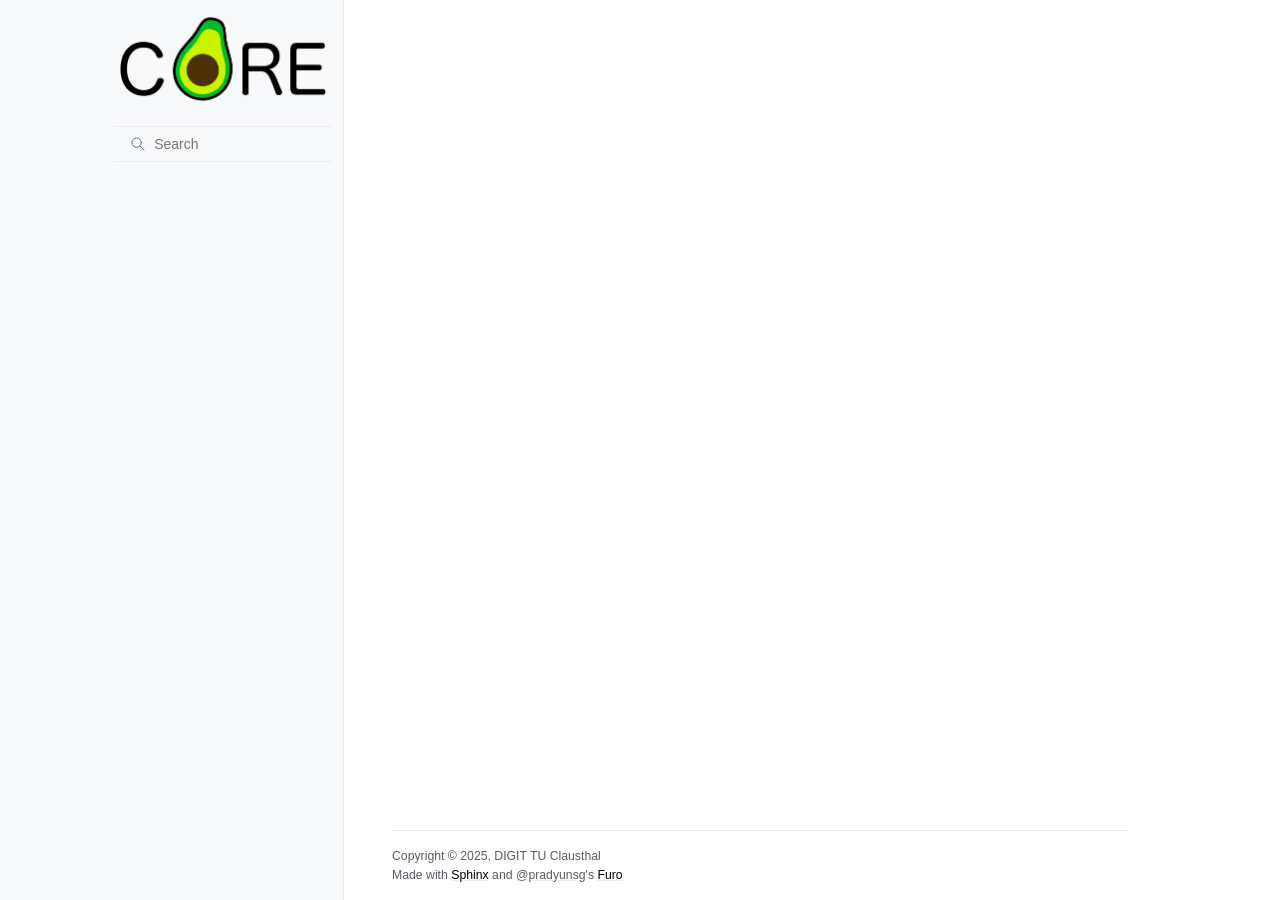
<file: search.html>
<!doctype html>
<html class="no-js" lang="en" data-content_root="./">
  <head>
<meta charset="utf-8">
    <meta name="viewport" content="width=device-width,initial-scale=1">
    <meta name="color-scheme" content="light dark"><link rel="index" title="Index" href="genindex.html"><link rel="search" title="Search" href="#">
        <link rel="prefetch" href="_static/logotransparent.png" as="image">

    <!-- Generated with Sphinx 9.1.0 and Furo 2025.12.19 -->
<meta name="robots" content="noindex" />
<title>Search - CORE GenAI-Cluster Dokumentation  documentation</title><link rel="stylesheet" type="text/css" href="_static/pygments.css?v=d111a655" />
    <link rel="stylesheet" type="text/css" href="_static/styles/furo.css?v=7bdb33bb" />
    <link rel="stylesheet" type="text/css" href="_static/copybutton.css?v=76b2166b" />
    <link rel="stylesheet" type="text/css" href="_static/styles/furo-extensions.css?v=8dab3a3b" />
    <link rel="stylesheet" type="text/css" href="_static/custom.css?v=f1796e25" />
    
    


<style>
  body {
    --color-code-background: #f2f2f2;
  --color-code-foreground: #1e1e1e;
  --color-brand-primary: #000000;
  --color-brand-content: #000000;
  
  }
  @media not print {
    body[data-theme="dark"] {
      --color-code-background: #202020;
  --color-code-foreground: #d0d0d0;
  
    }
    @media (prefers-color-scheme: dark) {
      body:not([data-theme="light"]) {
        --color-code-background: #202020;
  --color-code-foreground: #d0d0d0;
  
      }
    }
  }
</style></head>
  <body>
    
    <script>
      document.body.dataset.theme = localStorage.getItem("theme") || "auto";
    </script>
    

<svg xmlns="http://www.w3.org/2000/svg" style="display: none;">
  <symbol id="svg-toc" viewBox="0 0 24 24">
    <title>Contents</title>
    <svg stroke="currentColor" fill="currentColor" stroke-width="0" viewBox="0 0 1024 1024">
      <path d="M408 442h480c4.4 0 8-3.6 8-8v-56c0-4.4-3.6-8-8-8H408c-4.4 0-8 3.6-8 8v56c0 4.4 3.6 8 8 8zm-8 204c0 4.4 3.6 8 8 8h480c4.4 0 8-3.6 8-8v-56c0-4.4-3.6-8-8-8H408c-4.4 0-8 3.6-8 8v56zm504-486H120c-4.4 0-8 3.6-8 8v56c0 4.4 3.6 8 8 8h784c4.4 0 8-3.6 8-8v-56c0-4.4-3.6-8-8-8zm0 632H120c-4.4 0-8 3.6-8 8v56c0 4.4 3.6 8 8 8h784c4.4 0 8-3.6 8-8v-56c0-4.4-3.6-8-8-8zM115.4 518.9L271.7 642c5.8 4.6 14.4.5 14.4-6.9V388.9c0-7.4-8.5-11.5-14.4-6.9L115.4 505.1a8.74 8.74 0 0 0 0 13.8z"/>
    </svg>
  </symbol>
  <symbol id="svg-menu" viewBox="0 0 24 24">
    <title>Menu</title>
    <svg xmlns="http://www.w3.org/2000/svg" viewBox="0 0 24 24" fill="none" stroke="currentColor"
      stroke-width="2" stroke-linecap="round" stroke-linejoin="round" class="feather-menu">
      <line x1="3" y1="12" x2="21" y2="12"></line>
      <line x1="3" y1="6" x2="21" y2="6"></line>
      <line x1="3" y1="18" x2="21" y2="18"></line>
    </svg>
  </symbol>
  <symbol id="svg-arrow-right" viewBox="0 0 24 24">
    <title>Expand</title>
    <svg xmlns="http://www.w3.org/2000/svg" viewBox="0 0 24 24" fill="none" stroke="currentColor"
      stroke-width="2" stroke-linecap="round" stroke-linejoin="round" class="feather-chevron-right">
      <polyline points="9 18 15 12 9 6"></polyline>
    </svg>
  </symbol>
  <symbol id="svg-sun" viewBox="0 0 24 24">
    <title>Light mode</title>
    <svg xmlns="http://www.w3.org/2000/svg" viewBox="0 0 24 24" fill="none" stroke="currentColor"
      stroke-width="1" stroke-linecap="round" stroke-linejoin="round" class="feather-sun">
      <circle cx="12" cy="12" r="5"></circle>
      <line x1="12" y1="1" x2="12" y2="3"></line>
      <line x1="12" y1="21" x2="12" y2="23"></line>
      <line x1="4.22" y1="4.22" x2="5.64" y2="5.64"></line>
      <line x1="18.36" y1="18.36" x2="19.78" y2="19.78"></line>
      <line x1="1" y1="12" x2="3" y2="12"></line>
      <line x1="21" y1="12" x2="23" y2="12"></line>
      <line x1="4.22" y1="19.78" x2="5.64" y2="18.36"></line>
      <line x1="18.36" y1="5.64" x2="19.78" y2="4.22"></line>
    </svg>
  </symbol>
  <symbol id="svg-moon" viewBox="0 0 24 24">
    <title>Dark mode</title>
    <svg xmlns="http://www.w3.org/2000/svg" viewBox="0 0 24 24" fill="none" stroke="currentColor"
      stroke-width="1" stroke-linecap="round" stroke-linejoin="round" class="icon-tabler-moon">
      <path stroke="none" d="M0 0h24v24H0z" fill="none" />
      <path d="M12 3c.132 0 .263 0 .393 0a7.5 7.5 0 0 0 7.92 12.446a9 9 0 1 1 -8.313 -12.454z" />
    </svg>
  </symbol>
  <symbol id="svg-sun-with-moon" viewBox="0 0 24 24">
    <title>Auto light/dark, in light mode</title>
    <svg xmlns="http://www.w3.org/2000/svg" viewBox="0 0 24 24" fill="none" stroke="currentColor"
      stroke-width="1" stroke-linecap="round" stroke-linejoin="round"
      class="icon-custom-derived-from-feather-sun-and-tabler-moon">
      <path style="opacity: 50%" d="M 5.411 14.504 C 5.471 14.504 5.532 14.504 5.591 14.504 C 3.639 16.319 4.383 19.569 6.931 20.352 C 7.693 20.586 8.512 20.551 9.25 20.252 C 8.023 23.207 4.056 23.725 2.11 21.184 C 0.166 18.642 1.702 14.949 4.874 14.536 C 5.051 14.512 5.231 14.5 5.411 14.5 L 5.411 14.504 Z"/>
      <line x1="14.5" y1="3.25" x2="14.5" y2="1.25"/>
      <line x1="14.5" y1="15.85" x2="14.5" y2="17.85"/>
      <line x1="10.044" y1="5.094" x2="8.63" y2="3.68"/>
      <line x1="19" y1="14.05" x2="20.414" y2="15.464"/>
      <line x1="8.2" y1="9.55" x2="6.2" y2="9.55"/>
      <line x1="20.8" y1="9.55" x2="22.8" y2="9.55"/>
      <line x1="10.044" y1="14.006" x2="8.63" y2="15.42"/>
      <line x1="19" y1="5.05" x2="20.414" y2="3.636"/>
      <circle cx="14.5" cy="9.55" r="3.6"/>
    </svg>
  </symbol>
  <symbol id="svg-moon-with-sun" viewBox="0 0 24 24">
    <title>Auto light/dark, in dark mode</title>
    <svg xmlns="http://www.w3.org/2000/svg" viewBox="0 0 24 24" fill="none" stroke="currentColor"
      stroke-width="1" stroke-linecap="round" stroke-linejoin="round"
      class="icon-custom-derived-from-feather-sun-and-tabler-moon">
      <path d="M 8.282 7.007 C 8.385 7.007 8.494 7.007 8.595 7.007 C 5.18 10.184 6.481 15.869 10.942 17.24 C 12.275 17.648 13.706 17.589 15 17.066 C 12.851 22.236 5.91 23.143 2.505 18.696 C -0.897 14.249 1.791 7.786 7.342 7.063 C 7.652 7.021 7.965 7 8.282 7 L 8.282 7.007 Z"/>
      <line style="opacity: 50%" x1="18" y1="3.705" x2="18" y2="2.5"/>
      <line style="opacity: 50%" x1="18" y1="11.295" x2="18" y2="12.5"/>
      <line style="opacity: 50%" x1="15.316" y1="4.816" x2="14.464" y2="3.964"/>
      <line style="opacity: 50%" x1="20.711" y1="10.212" x2="21.563" y2="11.063"/>
      <line style="opacity: 50%" x1="14.205" y1="7.5" x2="13.001" y2="7.5"/>
      <line style="opacity: 50%" x1="21.795" y1="7.5" x2="23" y2="7.5"/>
      <line style="opacity: 50%" x1="15.316" y1="10.184" x2="14.464" y2="11.036"/>
      <line style="opacity: 50%" x1="20.711" y1="4.789" x2="21.563" y2="3.937"/>
      <circle style="opacity: 50%" cx="18" cy="7.5" r="2.169"/>
    </svg>
  </symbol>
  <symbol id="svg-pencil" viewBox="0 0 24 24">
    <svg xmlns="http://www.w3.org/2000/svg" viewBox="0 0 24 24" fill="none" stroke="currentColor"
      stroke-width="1" stroke-linecap="round" stroke-linejoin="round" class="icon-tabler-pencil-code">
      <path d="M4 20h4l10.5 -10.5a2.828 2.828 0 1 0 -4 -4l-10.5 10.5v4" />
      <path d="M13.5 6.5l4 4" />
      <path d="M20 21l2 -2l-2 -2" />
      <path d="M17 17l-2 2l2 2" />
    </svg>
  </symbol>
  <symbol id="svg-eye" viewBox="0 0 24 24">
    <svg xmlns="http://www.w3.org/2000/svg" viewBox="0 0 24 24" fill="none" stroke="currentColor"
      stroke-width="1" stroke-linecap="round" stroke-linejoin="round" class="icon-tabler-eye-code">
      <path stroke="none" d="M0 0h24v24H0z" fill="none" />
      <path d="M10 12a2 2 0 1 0 4 0a2 2 0 0 0 -4 0" />
      <path
        d="M11.11 17.958c-3.209 -.307 -5.91 -2.293 -8.11 -5.958c2.4 -4 5.4 -6 9 -6c3.6 0 6.6 2 9 6c-.21 .352 -.427 .688 -.647 1.008" />
      <path d="M20 21l2 -2l-2 -2" />
      <path d="M17 17l-2 2l2 2" />
    </svg>
  </symbol>
</svg>

<input type="checkbox" class="sidebar-toggle" name="__navigation" id="__navigation" aria-label="Toggle site navigation sidebar">
<input type="checkbox" class="sidebar-toggle" name="__toc" id="__toc" aria-label="Toggle table of contents sidebar">
<label class="overlay sidebar-overlay" for="__navigation"></label>
<label class="overlay toc-overlay" for="__toc"></label>

<a class="skip-to-content muted-link" href="#furo-main-content">Skip to content</a>



<div class="page">
  <header class="mobile-header">
    <div class="header-left">
      <label class="nav-overlay-icon" for="__navigation">
        <span class="icon"><svg><use href="#svg-menu"></use></svg></span>
      </label>
    </div>
    <div class="header-center">
      <a href="index.html"><div class="brand">CORE GenAI-Cluster Dokumentation  documentation</div></a>
    </div>
    <div class="header-right">
      <div class="theme-toggle-container theme-toggle-header">
        <button class="theme-toggle" aria-label="Toggle Light / Dark / Auto color theme">
          <svg class="theme-icon-when-auto-light"><use href="#svg-sun-with-moon"></use></svg>
          <svg class="theme-icon-when-auto-dark"><use href="#svg-moon-with-sun"></use></svg>
          <svg class="theme-icon-when-dark"><use href="#svg-moon"></use></svg>
          <svg class="theme-icon-when-light"><use href="#svg-sun"></use></svg>
        </button>
      </div>
      <label class="toc-overlay-icon toc-header-icon no-toc" for="__toc">
        <span class="icon"><svg><use href="#svg-toc"></use></svg></span>
      </label>
    </div>
  </header>
  <aside class="sidebar-drawer">
    <div class="sidebar-container">
      
      <div class="sidebar-sticky"><a class="sidebar-brand" href="index.html">
  <div class="sidebar-logo-container">
    <img class="sidebar-logo" src="_static/logotransparent.png" alt="Logo"/>
  </div>
  
  <span class="sidebar-brand-text">CORE GenAI-Cluster Dokumentation  documentation</span>
  
</a><form class="sidebar-search-container" method="get" action="#" role="search">
  <input class="sidebar-search" placeholder="Search" name="q" aria-label="Search">
  <input type="hidden" name="check_keywords" value="yes">
  <input type="hidden" name="area" value="default">
</form>
<div id="searchbox"></div><div class="sidebar-scroll"><div class="sidebar-tree">
  
</div>
</div>

      </div>
      
    </div>
  </aside>
  <div class="main">
    <div class="content">
      <div class="article-container">
        <a href="#" class="back-to-top muted-link">
          <svg xmlns="http://www.w3.org/2000/svg" viewBox="0 0 24 24">
            <path d="M13 20h-2V8l-5.5 5.5-1.42-1.42L12 4.16l7.92 7.92-1.42 1.42L13 8v12z"></path>
          </svg>
          <span>Back to top</span>
        </a>
        <div class="content-icon-container">
          <div class="theme-toggle-container theme-toggle-content">
            <button class="theme-toggle" aria-label="Toggle Light / Dark / Auto color theme">
              <svg class="theme-icon-when-auto-light"><use href="#svg-sun-with-moon"></use></svg>
              <svg class="theme-icon-when-auto-dark"><use href="#svg-moon-with-sun"></use></svg>
              <svg class="theme-icon-when-dark"><use href="#svg-moon"></use></svg>
              <svg class="theme-icon-when-light"><use href="#svg-sun"></use></svg>
            </button>
          </div>
          <label class="toc-overlay-icon toc-content-icon no-toc" for="__toc">
            <span class="icon"><svg><use href="#svg-toc"></use></svg></span>
          </label>
        </div>
        <article role="main" id="furo-main-content">
          
<noscript>
<div class="admonition error">
  <p class="admonition-title">Error</p>
  <p>
    Please activate JavaScript to enable the search functionality.
  </p>
</div>
</noscript>

<div id="search-results"></div>

        </article>
      </div>
      <footer>
        
        <div class="related-pages">
          
          
        </div>
        <div class="bottom-of-page">
          <div class="left-details">
            <div class="copyright">
                Copyright &#169; 2025, DIGIT TU Clausthal
            </div>
            Made with <a href="https://www.sphinx-doc.org/">Sphinx</a> and <a class="muted-link" href="https://pradyunsg.me">@pradyunsg</a>'s
            
            <a href="https://github.com/pradyunsg/furo">Furo</a>
            
          </div>
          <div class="right-details">
            
          </div>
        </div>
        
      </footer>
    </div>
    <aside class="toc-drawer no-toc">
      
      
      
    </aside>
  </div>
</div><script src="_static/documentation_options.js?v=5929fcd5"></script>
    <script src="_static/doctools.js?v=fd6eb6e6"></script>
    <script src="_static/sphinx_highlight.js?v=6ffebe34"></script>
    <script src="_static/scripts/furo.js?v=46bd48cc"></script>
    <script src="_static/clipboard.min.js?v=a7894cd8"></script>
    <script src="_static/copybutton.js?v=f281be69"></script>
    <script src="_static/disable-dark-mode.js?v=ffce8c6f"></script>
    
<script src="_static/searchtools.js"></script>
<script src="_static/language_data.js"></script>
<script src="searchindex.js"></script></body>
</html>
</file>
<file: _static/pygments.css>
.highlight pre { line-height: 125%; }
.highlight td.linenos .normal { color: inherit; background-color: transparent; padding-left: 5px; padding-right: 5px; }
.highlight span.linenos { color: inherit; background-color: transparent; padding-left: 5px; padding-right: 5px; }
.highlight td.linenos .special { color: #000000; background-color: #ffffc0; padding-left: 5px; padding-right: 5px; }
.highlight span.linenos.special { color: #000000; background-color: #ffffc0; padding-left: 5px; padding-right: 5px; }
.highlight .hll { background-color: #fdf2e2 }
.highlight { background: #f2f2f2; color: #1E1E1E }
.highlight .c { color: #515151 } /* Comment */
.highlight .err { color: #D71835 } /* Error */
.highlight .k { color: #8045E5 } /* Keyword */
.highlight .l { color: #7F4707 } /* Literal */
.highlight .n { color: #1E1E1E } /* Name */
.highlight .o { color: #163 } /* Operator */
.highlight .p { color: #1E1E1E } /* Punctuation */
.highlight .ch { color: #515151 } /* Comment.Hashbang */
.highlight .cm { color: #515151 } /* Comment.Multiline */
.highlight .cp { color: #515151 } /* Comment.Preproc */
.highlight .cpf { color: #515151 } /* Comment.PreprocFile */
.highlight .c1 { color: #515151 } /* Comment.Single */
.highlight .cs { color: #515151 } /* Comment.Special */
.highlight .gd { color: #00749C } /* Generic.Deleted */
.highlight .ge { font-style: italic } /* Generic.Emph */
.highlight .gh { color: #00749C } /* Generic.Heading */
.highlight .gs { font-weight: bold } /* Generic.Strong */
.highlight .gu { color: #00749C } /* Generic.Subheading */
.highlight .kc { color: #8045E5 } /* Keyword.Constant */
.highlight .kd { color: #8045E5 } /* Keyword.Declaration */
.highlight .kn { color: #8045E5 } /* Keyword.Namespace */
.highlight .kp { color: #8045E5 } /* Keyword.Pseudo */
.highlight .kr { color: #8045E5 } /* Keyword.Reserved */
.highlight .kt { color: #7F4707 } /* Keyword.Type */
.highlight .ld { color: #7F4707 } /* Literal.Date */
.highlight .m { color: #7F4707 } /* Literal.Number */
.highlight .s { color: #163 } /* Literal.String */
.highlight .na { color: #7F4707 } /* Name.Attribute */
.highlight .nb { color: #7F4707 } /* Name.Builtin */
.highlight .nc { color: #00749C } /* Name.Class */
.highlight .no { color: #00749C } /* Name.Constant */
.highlight .nd { color: #7F4707 } /* Name.Decorator */
.highlight .ni { color: #163 } /* Name.Entity */
.highlight .ne { color: #8045E5 } /* Name.Exception */
.highlight .nf { color: #00749C } /* Name.Function */
.highlight .nl { color: #7F4707 } /* Name.Label */
.highlight .nn { color: #1E1E1E } /* Name.Namespace */
.highlight .nx { color: #1E1E1E } /* Name.Other */
.highlight .py { color: #00749C } /* Name.Property */
.highlight .nt { color: #00749C } /* Name.Tag */
.highlight .nv { color: #D71835 } /* Name.Variable */
.highlight .ow { color: #8045E5 } /* Operator.Word */
.highlight .pm { color: #1E1E1E } /* Punctuation.Marker */
.highlight .w { color: #1E1E1E } /* Text.Whitespace */
.highlight .mb { color: #7F4707 } /* Literal.Number.Bin */
.highlight .mf { color: #7F4707 } /* Literal.Number.Float */
.highlight .mh { color: #7F4707 } /* Literal.Number.Hex */
.highlight .mi { color: #7F4707 } /* Literal.Number.Integer */
.highlight .mo { color: #7F4707 } /* Literal.Number.Oct */
.highlight .sa { color: #163 } /* Literal.String.Affix */
.highlight .sb { color: #163 } /* Literal.String.Backtick */
.highlight .sc { color: #163 } /* Literal.String.Char */
.highlight .dl { color: #163 } /* Literal.String.Delimiter */
.highlight .sd { color: #163 } /* Literal.String.Doc */
.highlight .s2 { color: #163 } /* Literal.String.Double */
.highlight .se { color: #163 } /* Literal.String.Escape */
.highlight .sh { color: #163 } /* Literal.String.Heredoc */
.highlight .si { color: #163 } /* Literal.String.Interpol */
.highlight .sx { color: #163 } /* Literal.String.Other */
.highlight .sr { color: #D71835 } /* Literal.String.Regex */
.highlight .s1 { color: #163 } /* Literal.String.Single */
.highlight .ss { color: #00749C } /* Literal.String.Symbol */
.highlight .bp { color: #7F4707 } /* Name.Builtin.Pseudo */
.highlight .fm { color: #00749C } /* Name.Function.Magic */
.highlight .vc { color: #D71835 } /* Name.Variable.Class */
.highlight .vg { color: #D71835 } /* Name.Variable.Global */
.highlight .vi { color: #D71835 } /* Name.Variable.Instance */
.highlight .vm { color: #7F4707 } /* Name.Variable.Magic */
.highlight .il { color: #7F4707 } /* Literal.Number.Integer.Long */
@media not print {
body[data-theme="dark"] .highlight pre { line-height: 125%; }
body[data-theme="dark"] .highlight td.linenos .normal { color: #aaaaaa; background-color: transparent; padding-left: 5px; padding-right: 5px; }
body[data-theme="dark"] .highlight span.linenos { color: #aaaaaa; background-color: transparent; padding-left: 5px; padding-right: 5px; }
body[data-theme="dark"] .highlight td.linenos .special { color: #000000; background-color: #ffffc0; padding-left: 5px; padding-right: 5px; }
body[data-theme="dark"] .highlight span.linenos.special { color: #000000; background-color: #ffffc0; padding-left: 5px; padding-right: 5px; }
body[data-theme="dark"] .highlight .hll { background-color: #404040 }
body[data-theme="dark"] .highlight { background: #202020; color: #D0D0D0 }
body[data-theme="dark"] .highlight .c { color: #ABABAB; font-style: italic } /* Comment */
body[data-theme="dark"] .highlight .err { color: #A61717; background-color: #E3D2D2 } /* Error */
body[data-theme="dark"] .highlight .esc { color: #D0D0D0 } /* Escape */
body[data-theme="dark"] .highlight .g { color: #D0D0D0 } /* Generic */
body[data-theme="dark"] .highlight .k { color: #6EBF26; font-weight: bold } /* Keyword */
body[data-theme="dark"] .highlight .l { color: #D0D0D0 } /* Literal */
body[data-theme="dark"] .highlight .n { color: #D0D0D0 } /* Name */
body[data-theme="dark"] .highlight .o { color: #D0D0D0 } /* Operator */
body[data-theme="dark"] .highlight .x { color: #D0D0D0 } /* Other */
body[data-theme="dark"] .highlight .p { color: #D0D0D0 } /* Punctuation */
body[data-theme="dark"] .highlight .ch { color: #ABABAB; font-style: italic } /* Comment.Hashbang */
body[data-theme="dark"] .highlight .cm { color: #ABABAB; font-style: italic } /* Comment.Multiline */
body[data-theme="dark"] .highlight .cp { color: #FF3A3A; font-weight: bold } /* Comment.Preproc */
body[data-theme="dark"] .highlight .cpf { color: #ABABAB; font-style: italic } /* Comment.PreprocFile */
body[data-theme="dark"] .highlight .c1 { color: #ABABAB; font-style: italic } /* Comment.Single */
body[data-theme="dark"] .highlight .cs { color: #E50808; font-weight: bold; background-color: #520000 } /* Comment.Special */
body[data-theme="dark"] .highlight .gd { color: #FF3A3A } /* Generic.Deleted */
body[data-theme="dark"] .highlight .ge { color: #D0D0D0; font-style: italic } /* Generic.Emph */
body[data-theme="dark"] .highlight .ges { color: #D0D0D0; font-weight: bold; font-style: italic } /* Generic.EmphStrong */
body[data-theme="dark"] .highlight .gr { color: #FF3A3A } /* Generic.Error */
body[data-theme="dark"] .highlight .gh { color: #FFF; font-weight: bold } /* Generic.Heading */
body[data-theme="dark"] .highlight .gi { color: #589819 } /* Generic.Inserted */
body[data-theme="dark"] .highlight .go { color: #CCC } /* Generic.Output */
body[data-theme="dark"] .highlight .gp { color: #AAA } /* Generic.Prompt */
body[data-theme="dark"] .highlight .gs { color: #D0D0D0; font-weight: bold } /* Generic.Strong */
body[data-theme="dark"] .highlight .gu { color: #FFF; text-decoration: underline } /* Generic.Subheading */
body[data-theme="dark"] .highlight .gt { color: #FF3A3A } /* Generic.Traceback */
body[data-theme="dark"] .highlight .kc { color: #6EBF26; font-weight: bold } /* Keyword.Constant */
body[data-theme="dark"] .highlight .kd { color: #6EBF26; font-weight: bold } /* Keyword.Declaration */
body[data-theme="dark"] .highlight .kn { color: #6EBF26; font-weight: bold } /* Keyword.Namespace */
body[data-theme="dark"] .highlight .kp { color: #6EBF26 } /* Keyword.Pseudo */
body[data-theme="dark"] .highlight .kr { color: #6EBF26; font-weight: bold } /* Keyword.Reserved */
body[data-theme="dark"] .highlight .kt { color: #6EBF26; font-weight: bold } /* Keyword.Type */
body[data-theme="dark"] .highlight .ld { color: #D0D0D0 } /* Literal.Date */
body[data-theme="dark"] .highlight .m { color: #51B2FD } /* Literal.Number */
body[data-theme="dark"] .highlight .s { color: #ED9D13 } /* Literal.String */
body[data-theme="dark"] .highlight .na { color: #BBB } /* Name.Attribute */
body[data-theme="dark"] .highlight .nb { color: #2FBCCD } /* Name.Builtin */
body[data-theme="dark"] .highlight .nc { color: #71ADFF; text-decoration: underline } /* Name.Class */
body[data-theme="dark"] .highlight .no { color: #40FFFF } /* Name.Constant */
body[data-theme="dark"] .highlight .nd { color: #FFA500 } /* Name.Decorator */
body[data-theme="dark"] .highlight .ni { color: #D0D0D0 } /* Name.Entity */
body[data-theme="dark"] .highlight .ne { color: #BBB } /* Name.Exception */
body[data-theme="dark"] .highlight .nf { color: #71ADFF } /* Name.Function */
body[data-theme="dark"] .highlight .nl { color: #D0D0D0 } /* Name.Label */
body[data-theme="dark"] .highlight .nn { color: #71ADFF; text-decoration: underline } /* Name.Namespace */
body[data-theme="dark"] .highlight .nx { color: #D0D0D0 } /* Name.Other */
body[data-theme="dark"] .highlight .py { color: #D0D0D0 } /* Name.Property */
body[data-theme="dark"] .highlight .nt { color: #6EBF26; font-weight: bold } /* Name.Tag */
body[data-theme="dark"] .highlight .nv { color: #40FFFF } /* Name.Variable */
body[data-theme="dark"] .highlight .ow { color: #6EBF26; font-weight: bold } /* Operator.Word */
body[data-theme="dark"] .highlight .pm { color: #D0D0D0 } /* Punctuation.Marker */
body[data-theme="dark"] .highlight .w { color: #666 } /* Text.Whitespace */
body[data-theme="dark"] .highlight .mb { color: #51B2FD } /* Literal.Number.Bin */
body[data-theme="dark"] .highlight .mf { color: #51B2FD } /* Literal.Number.Float */
body[data-theme="dark"] .highlight .mh { color: #51B2FD } /* Literal.Number.Hex */
body[data-theme="dark"] .highlight .mi { color: #51B2FD } /* Literal.Number.Integer */
body[data-theme="dark"] .highlight .mo { color: #51B2FD } /* Literal.Number.Oct */
body[data-theme="dark"] .highlight .sa { color: #ED9D13 } /* Literal.String.Affix */
body[data-theme="dark"] .highlight .sb { color: #ED9D13 } /* Literal.String.Backtick */
body[data-theme="dark"] .highlight .sc { color: #ED9D13 } /* Literal.String.Char */
body[data-theme="dark"] .highlight .dl { color: #ED9D13 } /* Literal.String.Delimiter */
body[data-theme="dark"] .highlight .sd { color: #ED9D13 } /* Literal.String.Doc */
body[data-theme="dark"] .highlight .s2 { color: #ED9D13 } /* Literal.String.Double */
body[data-theme="dark"] .highlight .se { color: #ED9D13 } /* Literal.String.Escape */
body[data-theme="dark"] .highlight .sh { color: #ED9D13 } /* Literal.String.Heredoc */
body[data-theme="dark"] .highlight .si { color: #ED9D13 } /* Literal.String.Interpol */
body[data-theme="dark"] .highlight .sx { color: #FFA500 } /* Literal.String.Other */
body[data-theme="dark"] .highlight .sr { color: #ED9D13 } /* Literal.String.Regex */
body[data-theme="dark"] .highlight .s1 { color: #ED9D13 } /* Literal.String.Single */
body[data-theme="dark"] .highlight .ss { color: #ED9D13 } /* Literal.String.Symbol */
body[data-theme="dark"] .highlight .bp { color: #2FBCCD } /* Name.Builtin.Pseudo */
body[data-theme="dark"] .highlight .fm { color: #71ADFF } /* Name.Function.Magic */
body[data-theme="dark"] .highlight .vc { color: #40FFFF } /* Name.Variable.Class */
body[data-theme="dark"] .highlight .vg { color: #40FFFF } /* Name.Variable.Global */
body[data-theme="dark"] .highlight .vi { color: #40FFFF } /* Name.Variable.Instance */
body[data-theme="dark"] .highlight .vm { color: #40FFFF } /* Name.Variable.Magic */
body[data-theme="dark"] .highlight .il { color: #51B2FD } /* Literal.Number.Integer.Long */
@media (prefers-color-scheme: dark) {
body:not([data-theme="light"]) .highlight pre { line-height: 125%; }
body:not([data-theme="light"]) .highlight td.linenos .normal { color: #aaaaaa; background-color: transparent; padding-left: 5px; padding-right: 5px; }
body:not([data-theme="light"]) .highlight span.linenos { color: #aaaaaa; background-color: transparent; padding-left: 5px; padding-right: 5px; }
body:not([data-theme="light"]) .highlight td.linenos .special { color: #000000; background-color: #ffffc0; padding-left: 5px; padding-right: 5px; }
body:not([data-theme="light"]) .highlight span.linenos.special { color: #000000; background-color: #ffffc0; padding-left: 5px; padding-right: 5px; }
body:not([data-theme="light"]) .highlight .hll { background-color: #404040 }
body:not([data-theme="light"]) .highlight { background: #202020; color: #D0D0D0 }
body:not([data-theme="light"]) .highlight .c { color: #ABABAB; font-style: italic } /* Comment */
body:not([data-theme="light"]) .highlight .err { color: #A61717; background-color: #E3D2D2 } /* Error */
body:not([data-theme="light"]) .highlight .esc { color: #D0D0D0 } /* Escape */
body:not([data-theme="light"]) .highlight .g { color: #D0D0D0 } /* Generic */
body:not([data-theme="light"]) .highlight .k { color: #6EBF26; font-weight: bold } /* Keyword */
body:not([data-theme="light"]) .highlight .l { color: #D0D0D0 } /* Literal */
body:not([data-theme="light"]) .highlight .n { color: #D0D0D0 } /* Name */
body:not([data-theme="light"]) .highlight .o { color: #D0D0D0 } /* Operator */
body:not([data-theme="light"]) .highlight .x { color: #D0D0D0 } /* Other */
body:not([data-theme="light"]) .highlight .p { color: #D0D0D0 } /* Punctuation */
body:not([data-theme="light"]) .highlight .ch { color: #ABABAB; font-style: italic } /* Comment.Hashbang */
body:not([data-theme="light"]) .highlight .cm { color: #ABABAB; font-style: italic } /* Comment.Multiline */
body:not([data-theme="light"]) .highlight .cp { color: #FF3A3A; font-weight: bold } /* Comment.Preproc */
body:not([data-theme="light"]) .highlight .cpf { color: #ABABAB; font-style: italic } /* Comment.PreprocFile */
body:not([data-theme="light"]) .highlight .c1 { color: #ABABAB; font-style: italic } /* Comment.Single */
body:not([data-theme="light"]) .highlight .cs { color: #E50808; font-weight: bold; background-color: #520000 } /* Comment.Special */
body:not([data-theme="light"]) .highlight .gd { color: #FF3A3A } /* Generic.Deleted */
body:not([data-theme="light"]) .highlight .ge { color: #D0D0D0; font-style: italic } /* Generic.Emph */
body:not([data-theme="light"]) .highlight .ges { color: #D0D0D0; font-weight: bold; font-style: italic } /* Generic.EmphStrong */
body:not([data-theme="light"]) .highlight .gr { color: #FF3A3A } /* Generic.Error */
body:not([data-theme="light"]) .highlight .gh { color: #FFF; font-weight: bold } /* Generic.Heading */
body:not([data-theme="light"]) .highlight .gi { color: #589819 } /* Generic.Inserted */
body:not([data-theme="light"]) .highlight .go { color: #CCC } /* Generic.Output */
body:not([data-theme="light"]) .highlight .gp { color: #AAA } /* Generic.Prompt */
body:not([data-theme="light"]) .highlight .gs { color: #D0D0D0; font-weight: bold } /* Generic.Strong */
body:not([data-theme="light"]) .highlight .gu { color: #FFF; text-decoration: underline } /* Generic.Subheading */
body:not([data-theme="light"]) .highlight .gt { color: #FF3A3A } /* Generic.Traceback */
body:not([data-theme="light"]) .highlight .kc { color: #6EBF26; font-weight: bold } /* Keyword.Constant */
body:not([data-theme="light"]) .highlight .kd { color: #6EBF26; font-weight: bold } /* Keyword.Declaration */
body:not([data-theme="light"]) .highlight .kn { color: #6EBF26; font-weight: bold } /* Keyword.Namespace */
body:not([data-theme="light"]) .highlight .kp { color: #6EBF26 } /* Keyword.Pseudo */
body:not([data-theme="light"]) .highlight .kr { color: #6EBF26; font-weight: bold } /* Keyword.Reserved */
body:not([data-theme="light"]) .highlight .kt { color: #6EBF26; font-weight: bold } /* Keyword.Type */
body:not([data-theme="light"]) .highlight .ld { color: #D0D0D0 } /* Literal.Date */
body:not([data-theme="light"]) .highlight .m { color: #51B2FD } /* Literal.Number */
body:not([data-theme="light"]) .highlight .s { color: #ED9D13 } /* Literal.String */
body:not([data-theme="light"]) .highlight .na { color: #BBB } /* Name.Attribute */
body:not([data-theme="light"]) .highlight .nb { color: #2FBCCD } /* Name.Builtin */
body:not([data-theme="light"]) .highlight .nc { color: #71ADFF; text-decoration: underline } /* Name.Class */
body:not([data-theme="light"]) .highlight .no { color: #40FFFF } /* Name.Constant */
body:not([data-theme="light"]) .highlight .nd { color: #FFA500 } /* Name.Decorator */
body:not([data-theme="light"]) .highlight .ni { color: #D0D0D0 } /* Name.Entity */
body:not([data-theme="light"]) .highlight .ne { color: #BBB } /* Name.Exception */
body:not([data-theme="light"]) .highlight .nf { color: #71ADFF } /* Name.Function */
body:not([data-theme="light"]) .highlight .nl { color: #D0D0D0 } /* Name.Label */
body:not([data-theme="light"]) .highlight .nn { color: #71ADFF; text-decoration: underline } /* Name.Namespace */
body:not([data-theme="light"]) .highlight .nx { color: #D0D0D0 } /* Name.Other */
body:not([data-theme="light"]) .highlight .py { color: #D0D0D0 } /* Name.Property */
body:not([data-theme="light"]) .highlight .nt { color: #6EBF26; font-weight: bold } /* Name.Tag */
body:not([data-theme="light"]) .highlight .nv { color: #40FFFF } /* Name.Variable */
body:not([data-theme="light"]) .highlight .ow { color: #6EBF26; font-weight: bold } /* Operator.Word */
body:not([data-theme="light"]) .highlight .pm { color: #D0D0D0 } /* Punctuation.Marker */
body:not([data-theme="light"]) .highlight .w { color: #666 } /* Text.Whitespace */
body:not([data-theme="light"]) .highlight .mb { color: #51B2FD } /* Literal.Number.Bin */
body:not([data-theme="light"]) .highlight .mf { color: #51B2FD } /* Literal.Number.Float */
body:not([data-theme="light"]) .highlight .mh { color: #51B2FD } /* Literal.Number.Hex */
body:not([data-theme="light"]) .highlight .mi { color: #51B2FD } /* Literal.Number.Integer */
body:not([data-theme="light"]) .highlight .mo { color: #51B2FD } /* Literal.Number.Oct */
body:not([data-theme="light"]) .highlight .sa { color: #ED9D13 } /* Literal.String.Affix */
body:not([data-theme="light"]) .highlight .sb { color: #ED9D13 } /* Literal.String.Backtick */
body:not([data-theme="light"]) .highlight .sc { color: #ED9D13 } /* Literal.String.Char */
body:not([data-theme="light"]) .highlight .dl { color: #ED9D13 } /* Literal.String.Delimiter */
body:not([data-theme="light"]) .highlight .sd { color: #ED9D13 } /* Literal.String.Doc */
body:not([data-theme="light"]) .highlight .s2 { color: #ED9D13 } /* Literal.String.Double */
body:not([data-theme="light"]) .highlight .se { color: #ED9D13 } /* Literal.String.Escape */
body:not([data-theme="light"]) .highlight .sh { color: #ED9D13 } /* Literal.String.Heredoc */
body:not([data-theme="light"]) .highlight .si { color: #ED9D13 } /* Literal.String.Interpol */
body:not([data-theme="light"]) .highlight .sx { color: #FFA500 } /* Literal.String.Other */
body:not([data-theme="light"]) .highlight .sr { color: #ED9D13 } /* Literal.String.Regex */
body:not([data-theme="light"]) .highlight .s1 { color: #ED9D13 } /* Literal.String.Single */
body:not([data-theme="light"]) .highlight .ss { color: #ED9D13 } /* Literal.String.Symbol */
body:not([data-theme="light"]) .highlight .bp { color: #2FBCCD } /* Name.Builtin.Pseudo */
body:not([data-theme="light"]) .highlight .fm { color: #71ADFF } /* Name.Function.Magic */
body:not([data-theme="light"]) .highlight .vc { color: #40FFFF } /* Name.Variable.Class */
body:not([data-theme="light"]) .highlight .vg { color: #40FFFF } /* Name.Variable.Global */
body:not([data-theme="light"]) .highlight .vi { color: #40FFFF } /* Name.Variable.Instance */
body:not([data-theme="light"]) .highlight .vm { color: #40FFFF } /* Name.Variable.Magic */
body:not([data-theme="light"]) .highlight .il { color: #51B2FD } /* Literal.Number.Integer.Long */
}
}
</file>
<file: _static/copybutton.css>
/* Copy buttons */
button.copybtn {
    position: absolute;
    display: flex;
    top: .3em;
    right: .3em;
    width: 1.7em;
    height: 1.7em;
	opacity: 0;
    transition: opacity 0.3s, border .3s, background-color .3s;
    user-select: none;
    padding: 0;
    border: none;
    outline: none;
    border-radius: 0.4em;
    /* The colors that GitHub uses */
    border: #1b1f2426 1px solid;
    background-color: #f6f8fa;
    color: #57606a;
}

button.copybtn.success {
    border-color: #22863a;
    color: #22863a;
}

button.copybtn svg {
    stroke: currentColor;
    width: 1.5em;
    height: 1.5em;
    padding: 0.1em;
}

div.highlight  {
    position: relative;
}

/* Show the copybutton */
.highlight:hover button.copybtn, button.copybtn.success {
	opacity: 1;
}

.highlight button.copybtn:hover {
    background-color: rgb(235, 235, 235);
}

.highlight button.copybtn:active {
    background-color: rgb(187, 187, 187);
}

/**
 * A minimal CSS-only tooltip copied from:
 *   https://codepen.io/mildrenben/pen/rVBrpK
 *
 * To use, write HTML like the following:
 *
 * <p class="o-tooltip--left" data-tooltip="Hey">Short</p>
 */
 .o-tooltip--left {
  position: relative;
 }

 .o-tooltip--left:after {
    opacity: 0;
    visibility: hidden;
    position: absolute;
    content: attr(data-tooltip);
    padding: .2em;
    font-size: .8em;
    left: -.2em;
    background: grey;
    color: white;
    white-space: nowrap;
    z-index: 2;
    border-radius: 2px;
    transform: translateX(-102%) translateY(0);
    transition: opacity 0.2s cubic-bezier(0.64, 0.09, 0.08, 1), transform 0.2s cubic-bezier(0.64, 0.09, 0.08, 1);
}

.o-tooltip--left:hover:after {
    display: block;
    opacity: 1;
    visibility: visible;
    transform: translateX(-100%) translateY(0);
    transition: opacity 0.2s cubic-bezier(0.64, 0.09, 0.08, 1), transform 0.2s cubic-bezier(0.64, 0.09, 0.08, 1);
    transition-delay: .5s;
}

/* By default the copy button shouldn't show up when printing a page */
@media print {
    button.copybtn {
        display: none;
    }
}
</file>
<file: _static/styles/furo-extensions.css>
#furo-sidebar-ad-placement{padding:var(--sidebar-item-spacing-vertical) var(--sidebar-item-spacing-horizontal)}#furo-sidebar-ad-placement .ethical-sidebar{background:var(--color-background-secondary);border:none;box-shadow:none}#furo-sidebar-ad-placement .ethical-sidebar:hover{background:var(--color-background-hover)}#furo-sidebar-ad-placement .ethical-sidebar a{color:var(--color-foreground-primary)}#furo-sidebar-ad-placement .ethical-callout a{color:var(--color-foreground-secondary)!important}#furo-readthedocs-versions{background:transparent;display:block;position:static;width:100%}#furo-readthedocs-versions .rst-versions{background:#1a1c1e}#furo-readthedocs-versions .rst-current-version{background:var(--color-sidebar-item-background);cursor:unset}#furo-readthedocs-versions .rst-current-version:hover{background:var(--color-sidebar-item-background)}#furo-readthedocs-versions .rst-current-version .fa-book{color:var(--color-foreground-primary)}#furo-readthedocs-versions>.rst-other-versions{padding:0}#furo-readthedocs-versions>.rst-other-versions small{opacity:1}#furo-readthedocs-versions .injected .rst-versions{position:unset}#furo-readthedocs-versions:focus-within,#furo-readthedocs-versions:hover{box-shadow:0 0 0 1px var(--color-sidebar-background-border)}#furo-readthedocs-versions:focus-within .rst-current-version,#furo-readthedocs-versions:hover .rst-current-version{background:#1a1c1e;font-size:inherit;height:auto;line-height:inherit;padding:12px;text-align:right}#furo-readthedocs-versions:focus-within .rst-current-version .fa-book,#furo-readthedocs-versions:hover .rst-current-version .fa-book{color:#fff;float:left}#furo-readthedocs-versions:focus-within .fa-caret-down,#furo-readthedocs-versions:hover .fa-caret-down{display:none}#furo-readthedocs-versions:focus-within .injected,#furo-readthedocs-versions:focus-within .rst-current-version,#furo-readthedocs-versions:focus-within .rst-other-versions,#furo-readthedocs-versions:hover .injected,#furo-readthedocs-versions:hover .rst-current-version,#furo-readthedocs-versions:hover .rst-other-versions{display:block}#furo-readthedocs-versions:focus-within>.rst-current-version,#furo-readthedocs-versions:hover>.rst-current-version{display:none}.highlight:hover button.copybtn{color:var(--color-code-foreground)}.highlight button.copybtn{align-items:center;background-color:var(--color-code-background);border:none;color:var(--color-background-item);cursor:pointer;height:1.25em;right:.5rem;top:.625rem;transition:color .3s,opacity .3s;width:1.25em}.highlight button.copybtn:hover{background-color:var(--color-code-background);color:var(--color-brand-content)}.highlight button.copybtn:after{background-color:transparent;color:var(--color-code-foreground);display:none}.highlight button.copybtn.success{color:#22863a;transition:color 0s}.highlight button.copybtn.success:after{display:block}.highlight button.copybtn svg{padding:0}body{--sd-color-primary:var(--color-brand-primary);--sd-color-primary-highlight:var(--color-brand-content);--sd-color-primary-text:var(--color-background-primary);--sd-color-shadow:rgba(0,0,0,.05);--sd-color-card-border:var(--color-card-border);--sd-color-card-border-hover:var(--color-brand-content);--sd-color-card-background:var(--color-card-background);--sd-color-card-text:var(--color-foreground-primary);--sd-color-card-header:var(--color-card-marginals-background);--sd-color-card-footer:var(--color-card-marginals-background);--sd-color-tabs-label-active:var(--color-brand-content);--sd-color-tabs-label-hover:var(--color-foreground-muted);--sd-color-tabs-label-inactive:var(--color-foreground-muted);--sd-color-tabs-underline-active:var(--color-brand-content);--sd-color-tabs-underline-hover:var(--color-foreground-border);--sd-color-tabs-underline-inactive:var(--color-background-border);--sd-color-tabs-overline:var(--color-background-border);--sd-color-tabs-underline:var(--color-background-border)}.sd-tab-content{box-shadow:0 -2px var(--sd-color-tabs-overline),0 1px var(--sd-color-tabs-underline)}.sd-card{box-shadow:0 .1rem .25rem var(--sd-color-shadow),0 0 .0625rem rgba(0,0,0,.1)}.sd-shadow-sm{box-shadow:0 .1rem .25rem var(--sd-color-shadow),0 0 .0625rem rgba(0,0,0,.1)!important}.sd-shadow-md{box-shadow:0 .3rem .75rem var(--sd-color-shadow),0 0 .0625rem rgba(0,0,0,.1)!important}.sd-shadow-lg{box-shadow:0 .6rem 1.5rem var(--sd-color-shadow),0 0 .0625rem rgba(0,0,0,.1)!important}.sd-card-hover:hover{transform:none}.sd-cards-carousel{gap:.25rem;padding:.25rem}body{--tabs--label-text:var(--color-foreground-muted);--tabs--label-text--hover:var(--color-foreground-muted);--tabs--label-text--active:var(--color-brand-content);--tabs--label-text--active--hover:var(--color-brand-content);--tabs--label-background:transparent;--tabs--label-background--hover:transparent;--tabs--label-background--active:transparent;--tabs--label-background--active--hover:transparent;--tabs--padding-x:0.25em;--tabs--margin-x:1em;--tabs--border:var(--color-background-border);--tabs--label-border:transparent;--tabs--label-border--hover:var(--color-foreground-muted);--tabs--label-border--active:var(--color-brand-content);--tabs--label-border--active--hover:var(--color-brand-content)}[role=main] .container{max-width:none;padding-left:0;padding-right:0}.shadow.docutils{border:none;box-shadow:0 .2rem .5rem rgba(0,0,0,.05),0 0 .0625rem rgba(0,0,0,.1)!important}.sphinx-bs .card{background-color:var(--color-background-secondary);color:var(--color-foreground)}
/*# sourceMappingURL=furo-extensions.css.map*/
</file>
<file: _static/custom.css>
h1 { font-size: 2.0em !important; }
h2 { font-size: 1.5em !important; }
.caption { font-weight: 700 !important; }
.sidebar-search-container { margin-left: 0.7rem !important; margin-right: 0.7rem !important; }
.sidebar-brand-text { display: none !important; }
.theme-toggle { display: none !important; }
.theme-toggle-container { display: none !important; }
</file>
